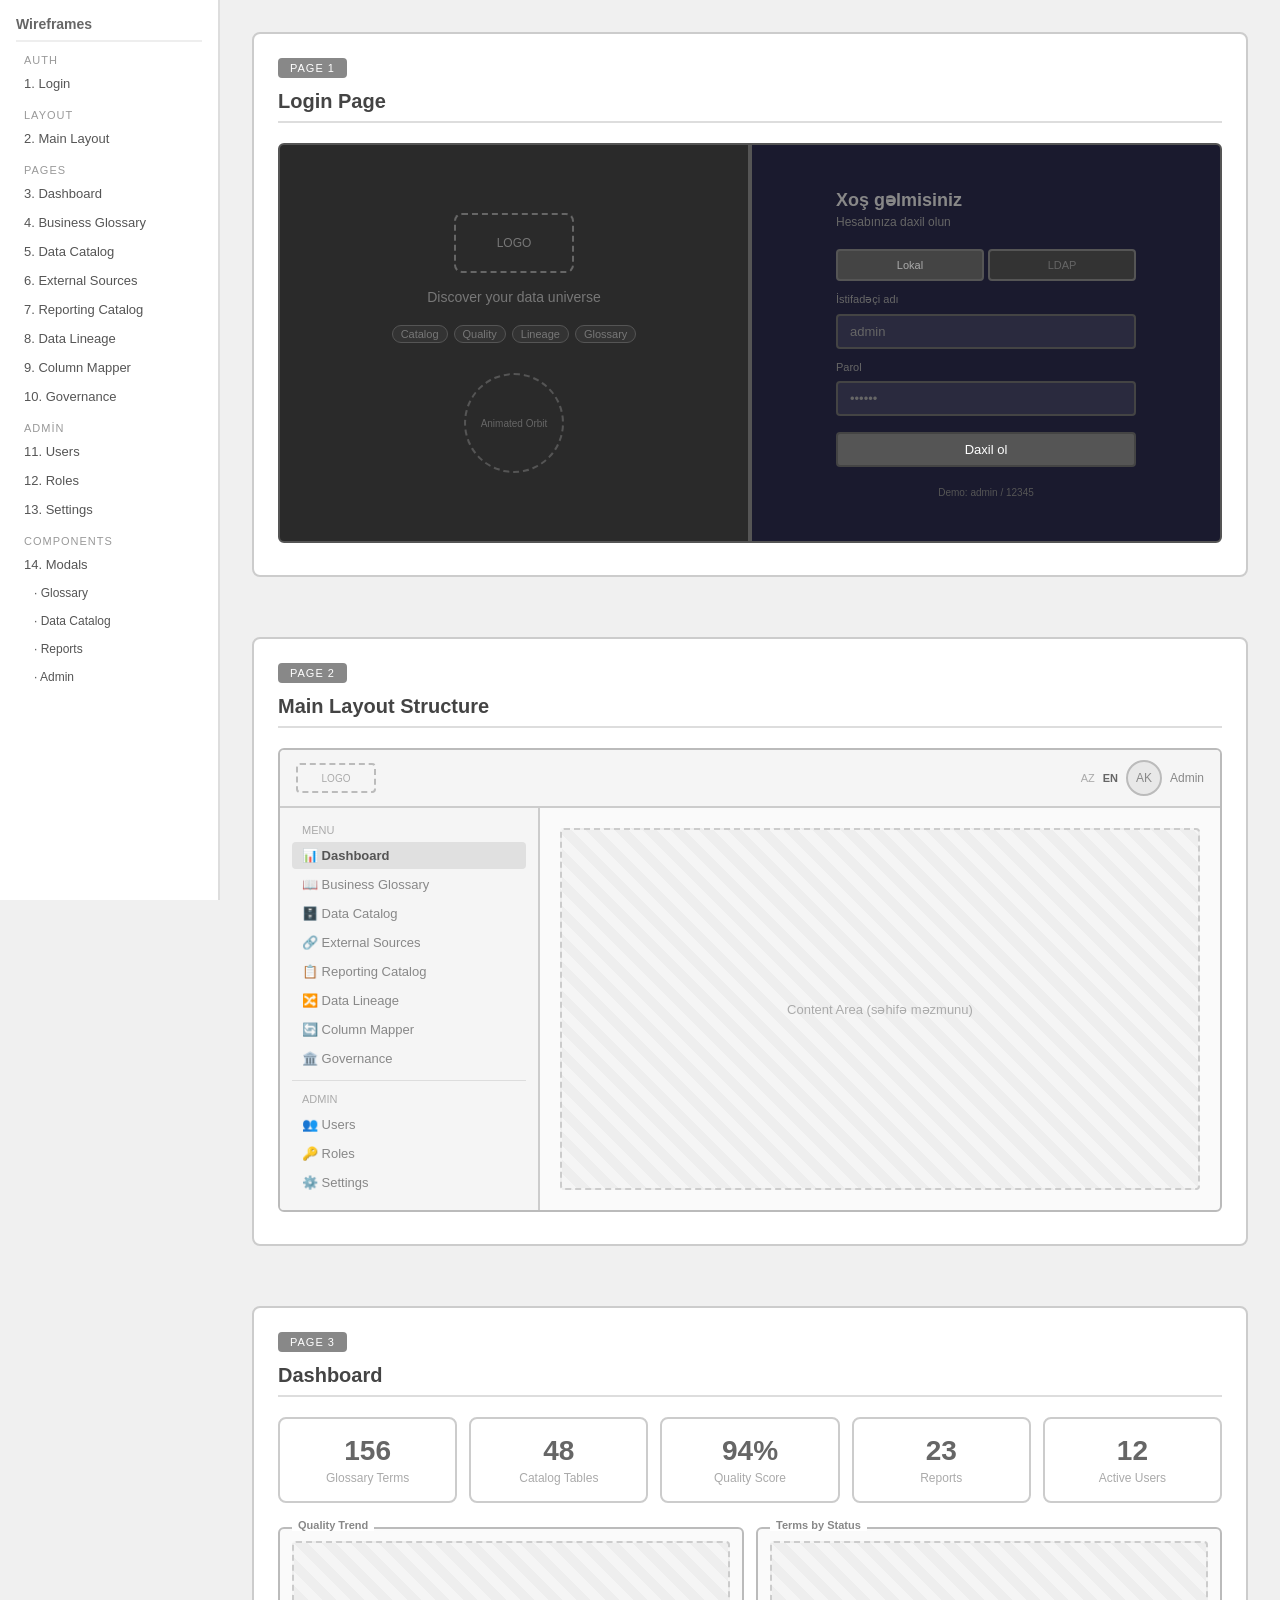
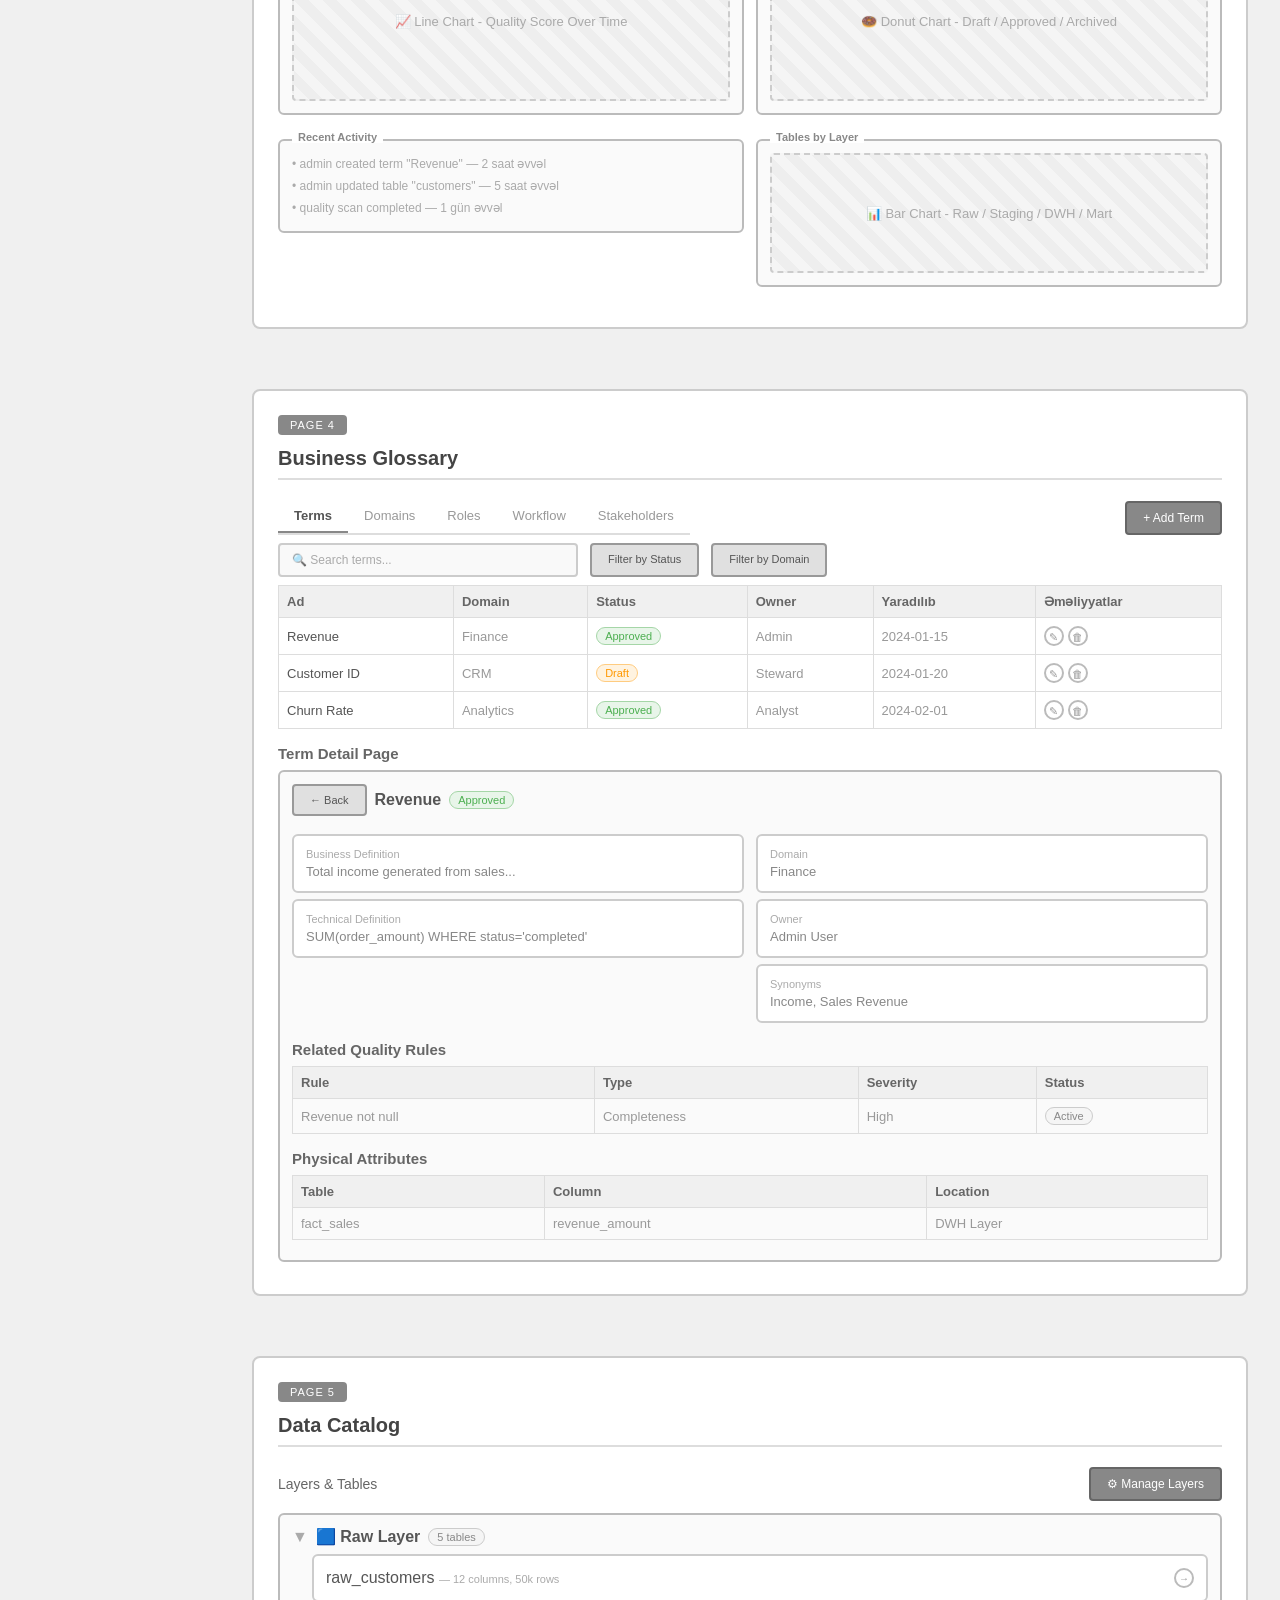
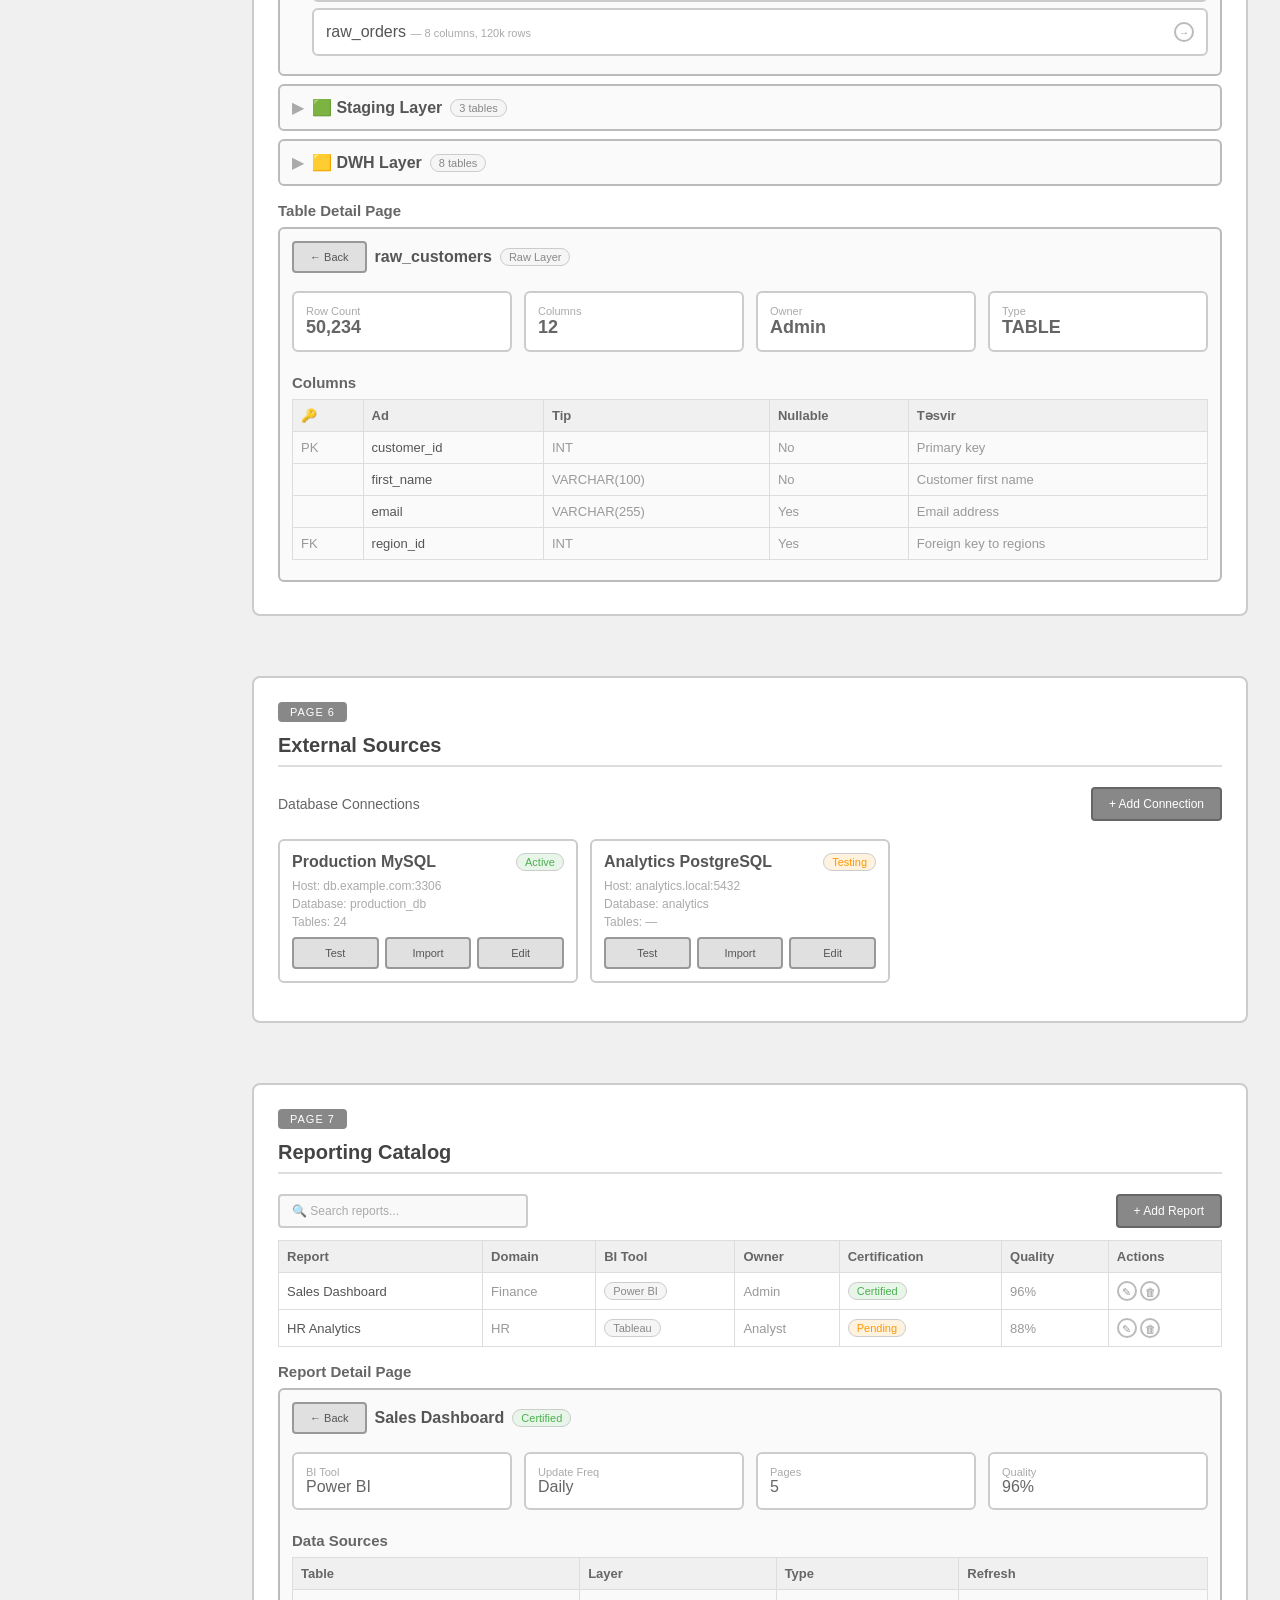
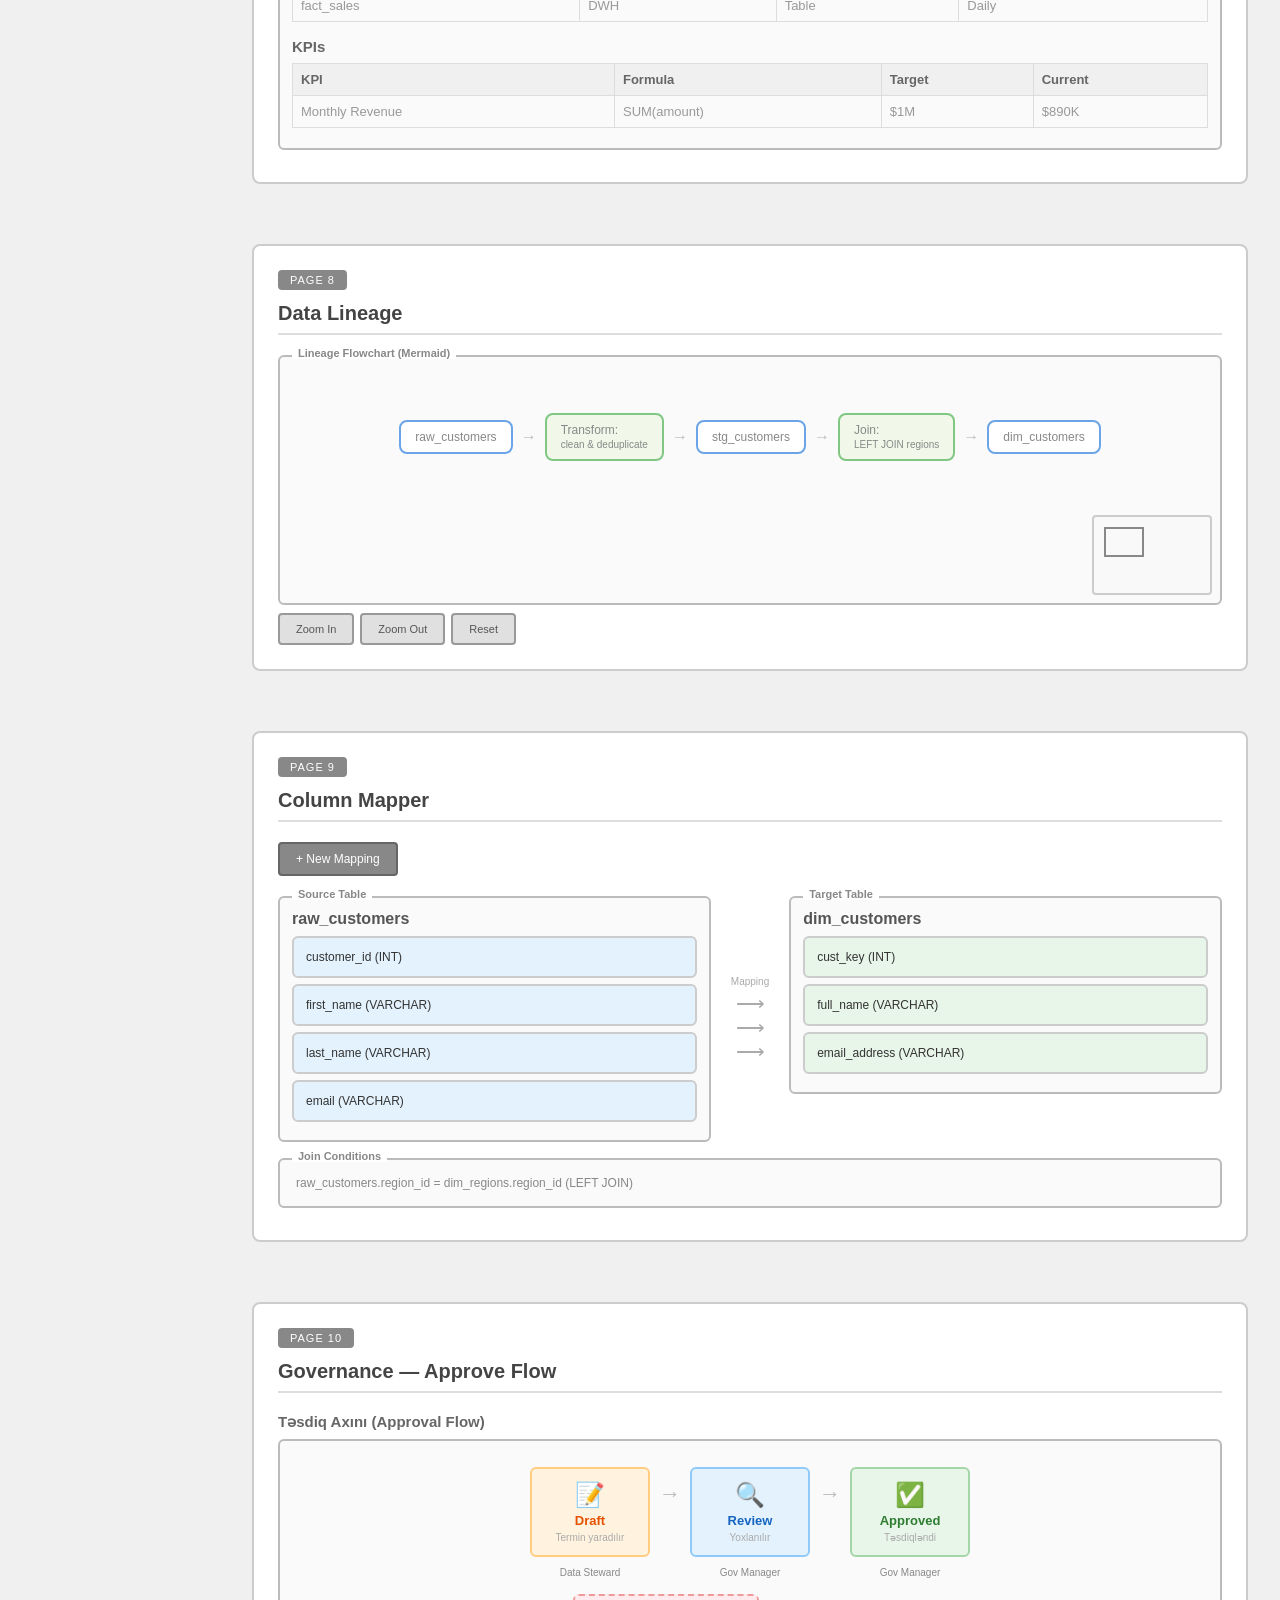
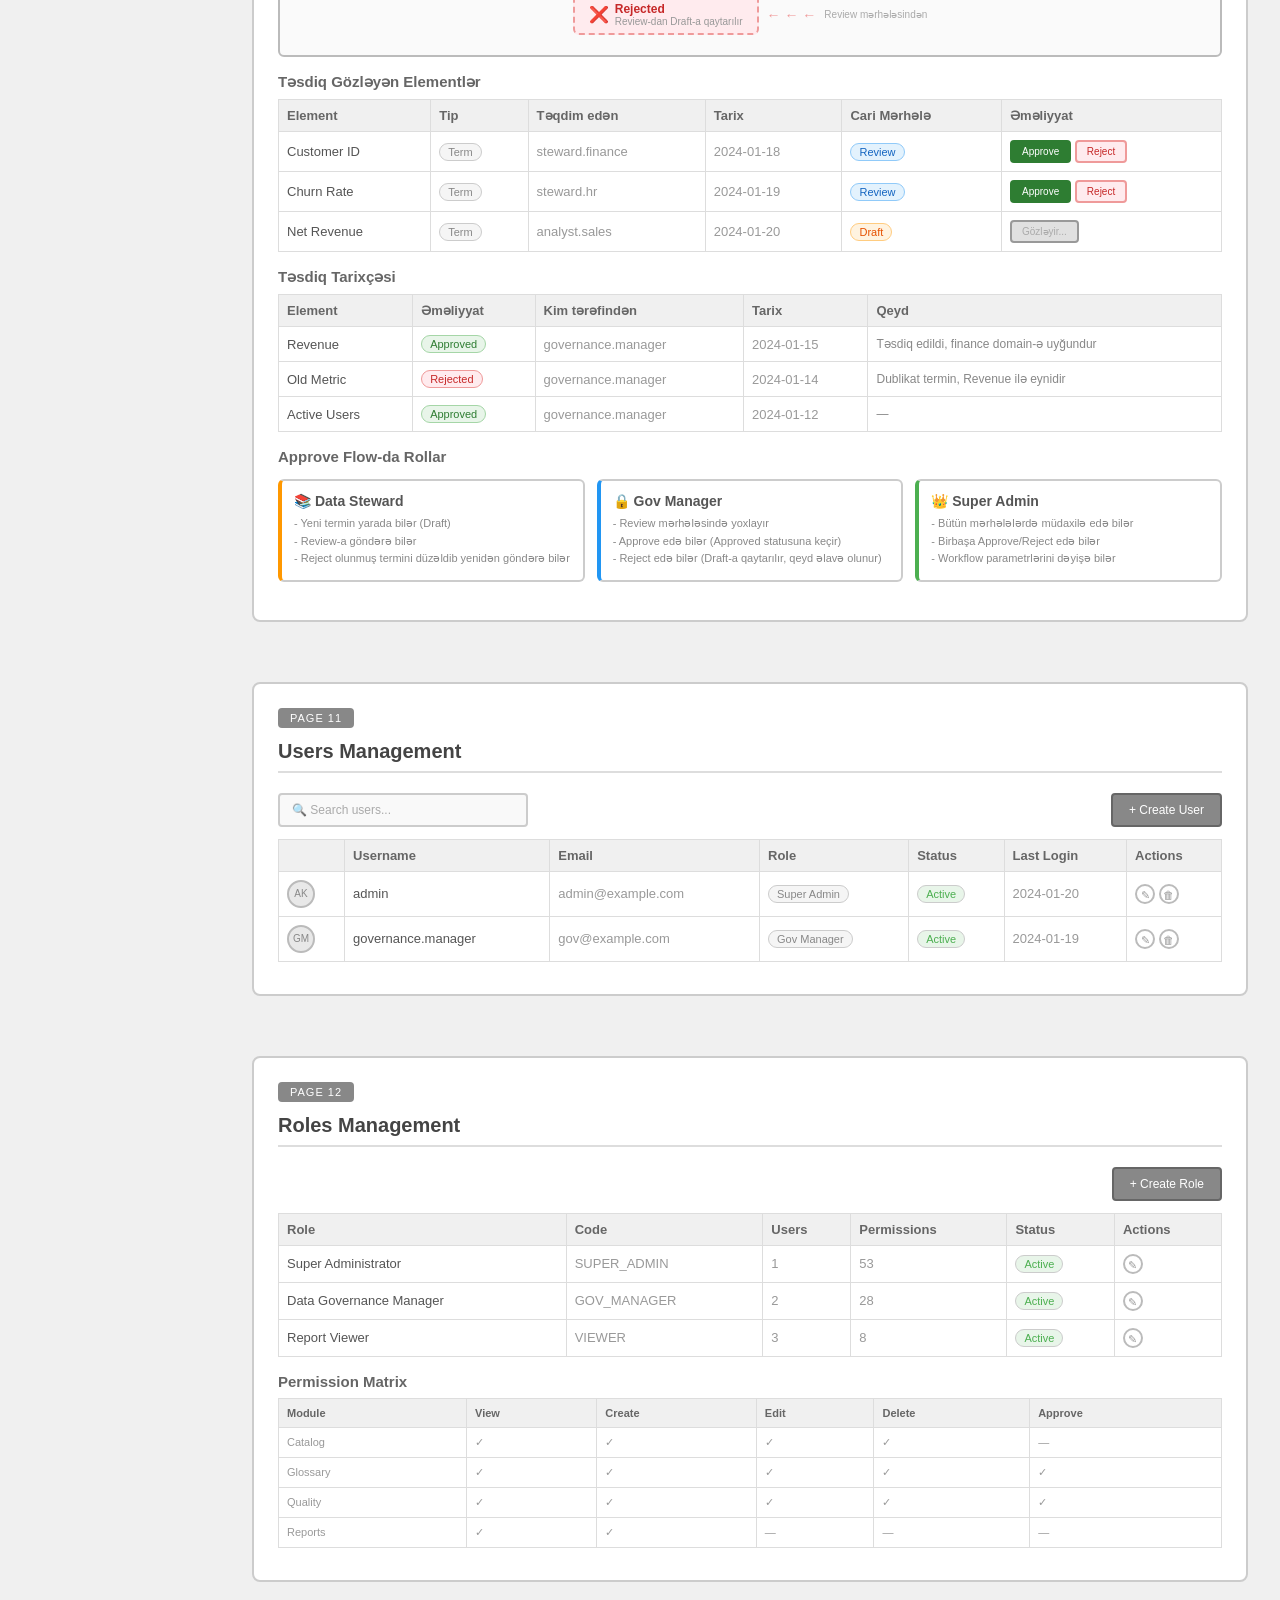
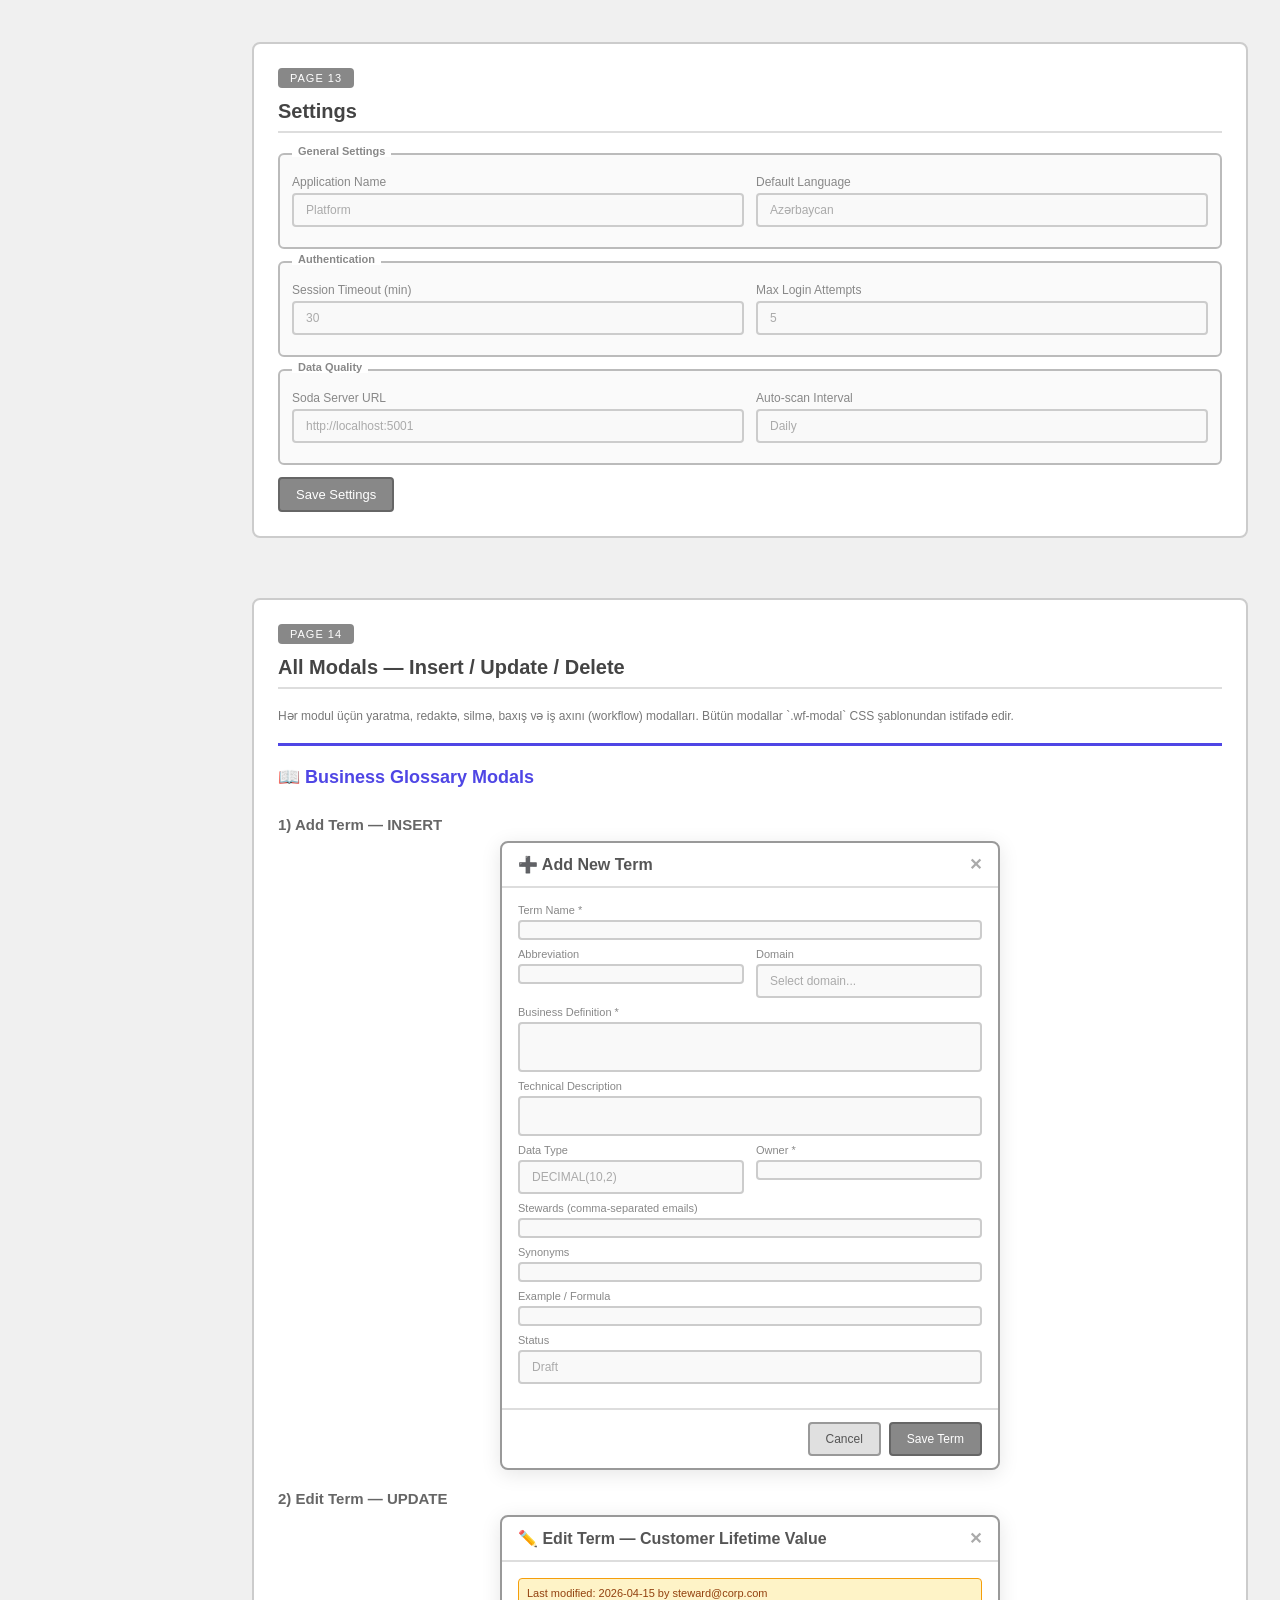
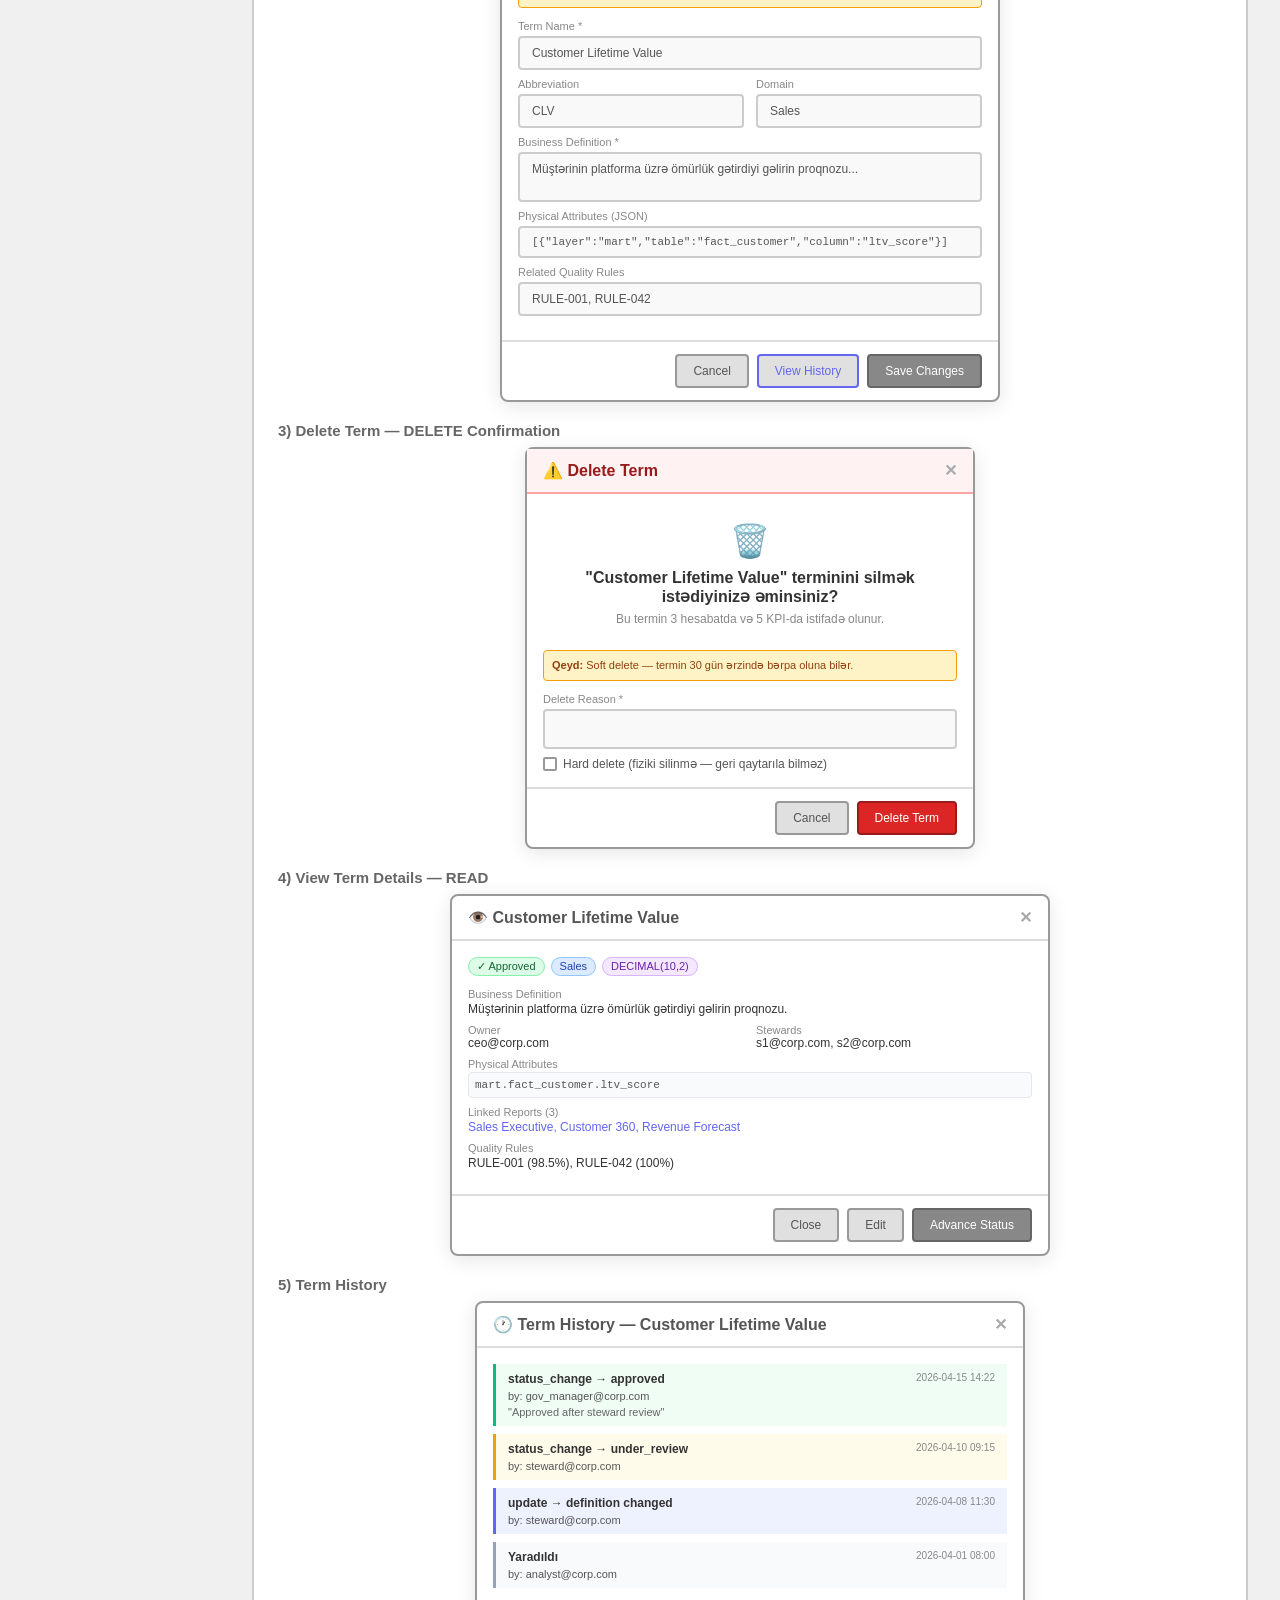
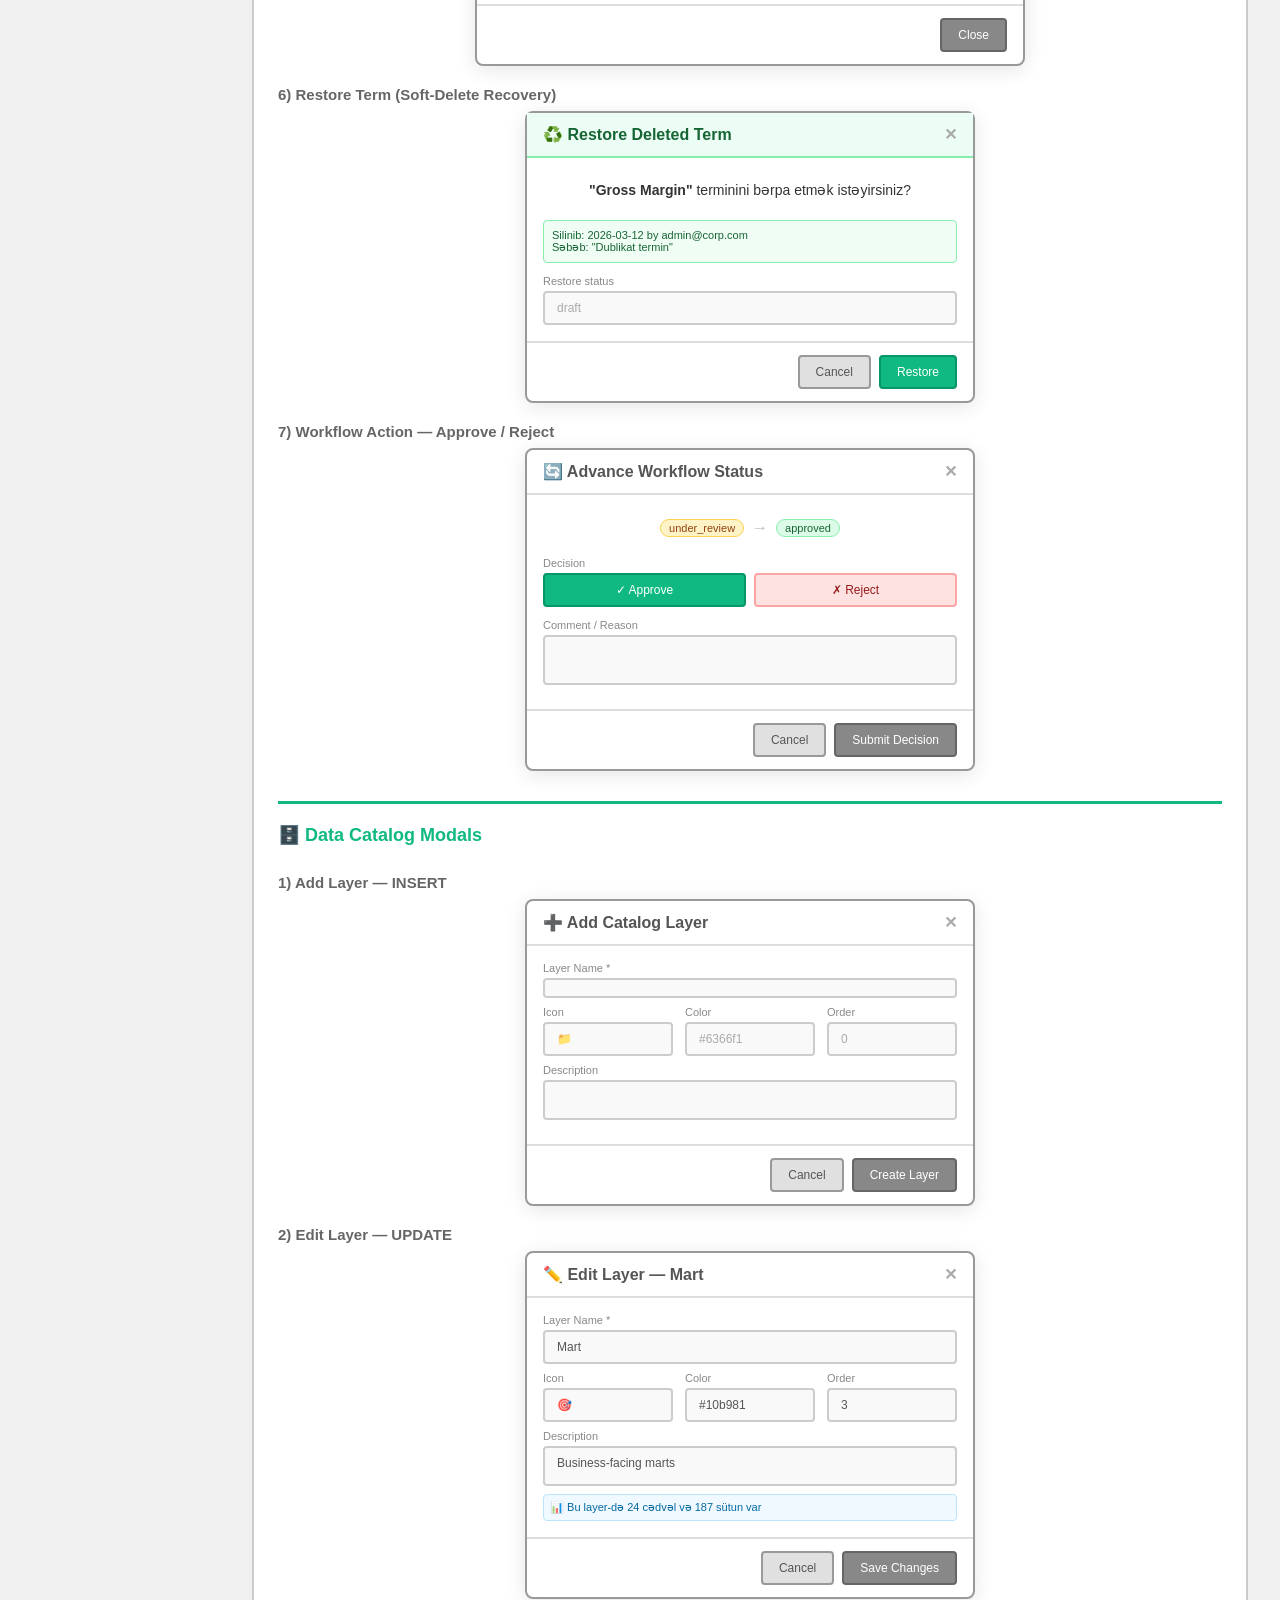
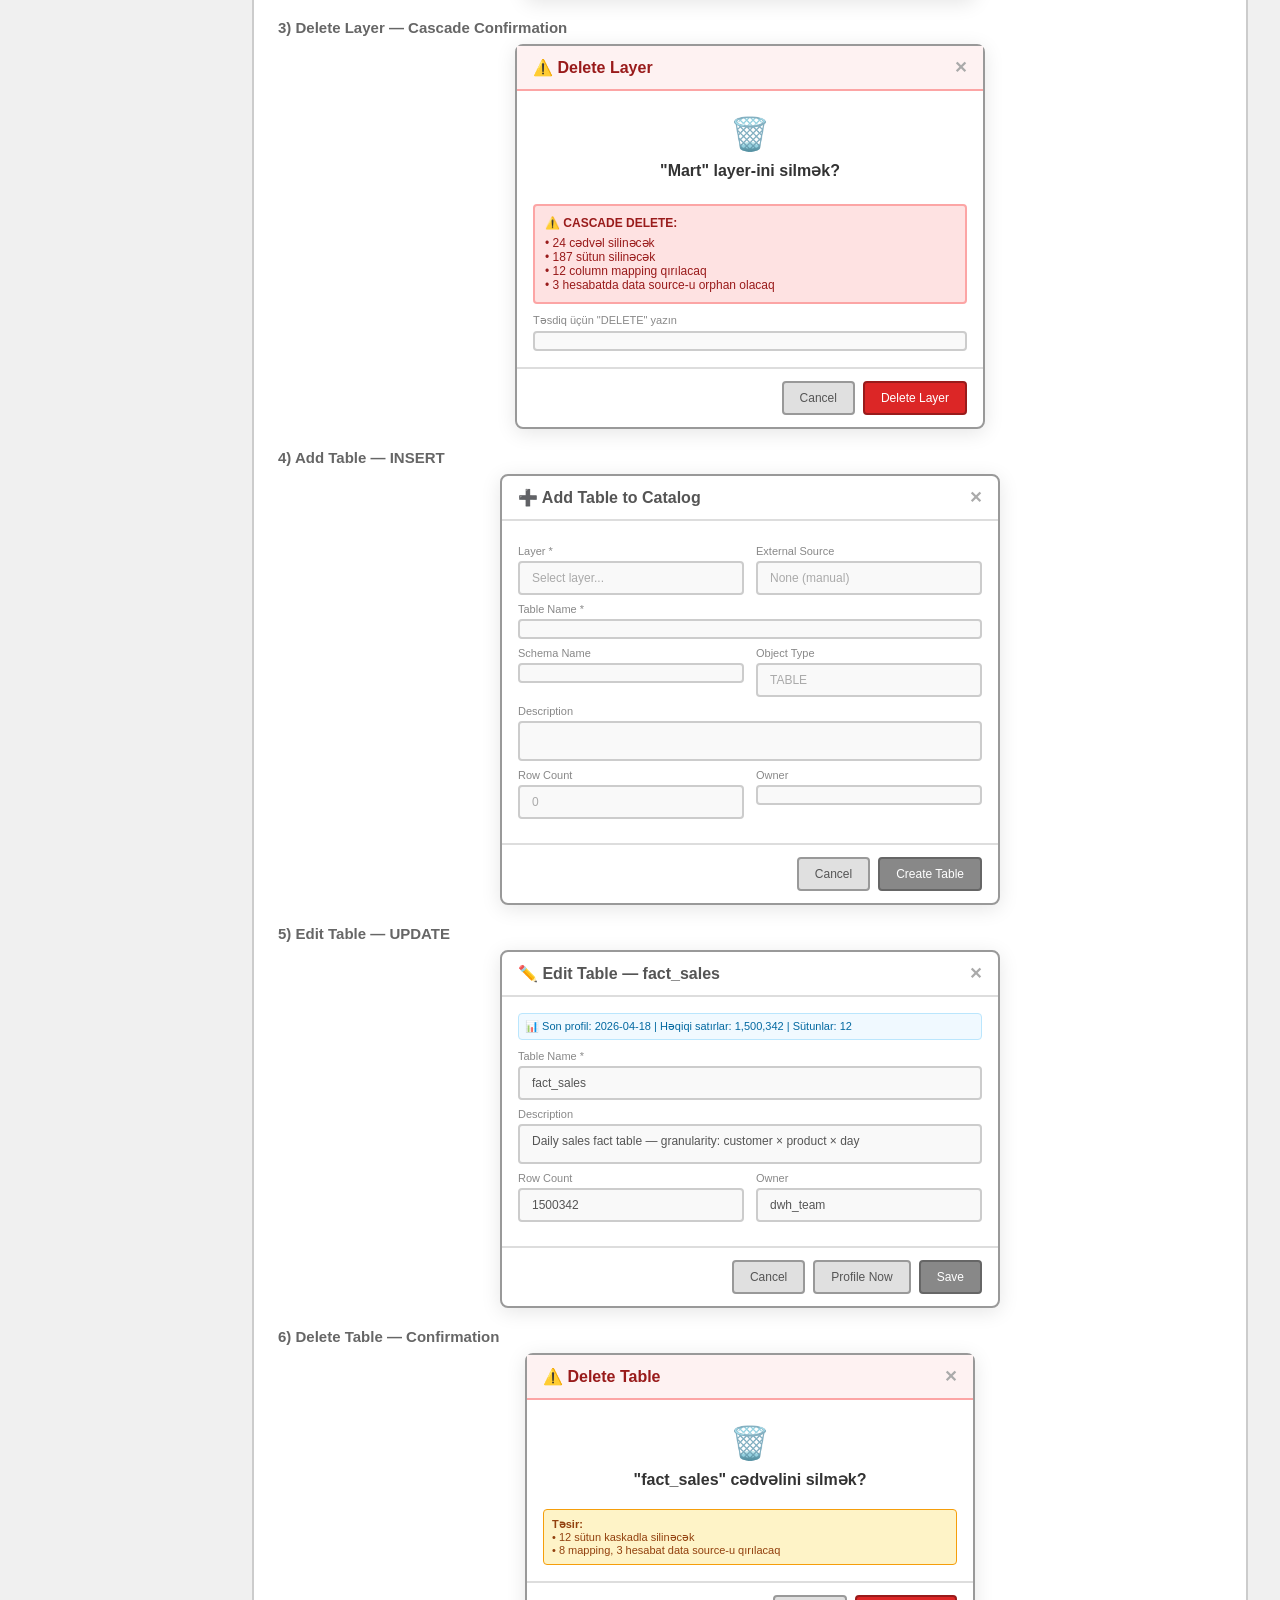
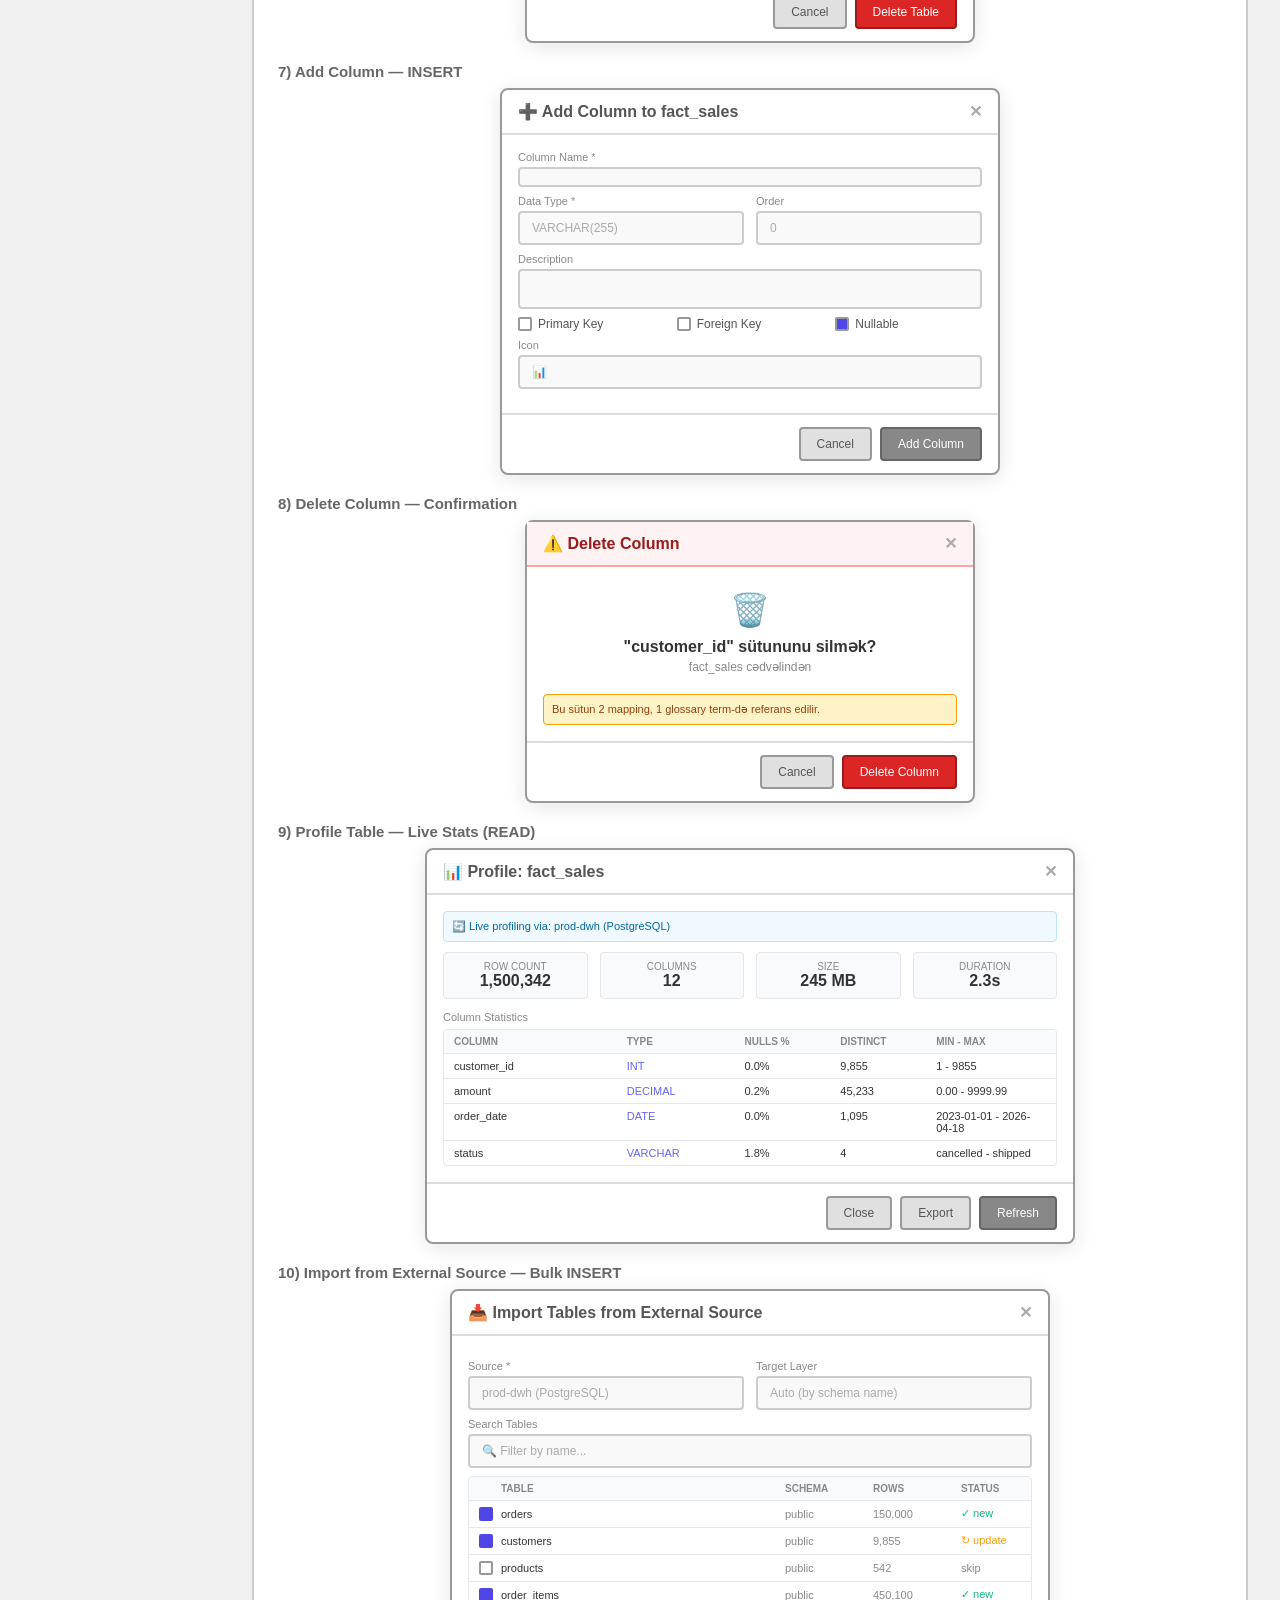
<file: datarover/wireframes.html>
<!DOCTYPE html>
<html lang="az">
<head>
<meta charset="UTF-8">
<meta name="viewport" content="width=device-width, initial-scale=1.0">
<title>Wireframes</title>
<style>
*{margin:0;padding:0;box-sizing:border-box}
body{font-family:'Segoe UI',sans-serif;background:#f0f0f0;color:#333;display:flex;min-height:100vh}
/* NAV */
.wf-nav{width:220px;background:#fff;border-right:2px solid #ddd;padding:16px;position:fixed;height:100vh;overflow-y:auto;z-index:100}
.wf-nav h2{font-size:14px;color:#666;margin:0 0 12px;padding-bottom:8px;border-bottom:2px solid #eee}
.wf-nav a{display:block;padding:6px 8px;color:#555;text-decoration:none;font-size:13px;border-radius:4px;margin-bottom:2px}
.wf-nav a:hover{background:#e8e8e8;color:#111}
.wf-nav .nav-group{margin-bottom:12px}
.wf-nav .nav-label{font-size:11px;color:#999;text-transform:uppercase;letter-spacing:1px;margin:8px 0 4px 8px}
/* MAIN */
.wf-main{margin-left:220px;padding:32px;flex:1}
.wf-section{margin-bottom:60px;background:#fff;border:2px solid #ccc;border-radius:8px;padding:24px;max-width:1100px}
.wf-section h2{font-size:20px;color:#444;border-bottom:2px solid #ddd;padding-bottom:8px;margin-bottom:20px}
.wf-section h3{font-size:15px;color:#666;margin:16px 0 8px}
/* WIREFRAME ELEMENTS */
.wf-box{border:2px dashed #bbb;border-radius:6px;padding:12px;margin:8px 0;background:#fafafa;min-height:40px;position:relative}
.wf-box.solid{border-style:solid}
.wf-box .label{position:absolute;top:-10px;left:12px;background:#fff;padding:0 6px;font-size:11px;color:#888;font-weight:600}
.wf-row{display:flex;gap:12px;margin:8px 0;flex-wrap:wrap}
.wf-col{flex:1;min-width:0}
.wf-input{border:2px solid #ccc;border-radius:4px;padding:8px 12px;background:#f9f9f9;color:#aaa;font-size:13px;width:100%}
.wf-btn{border:2px solid #999;border-radius:4px;padding:8px 16px;background:#e0e0e0;color:#555;font-size:13px;cursor:default;display:inline-block;text-align:center}
.wf-btn.primary{background:#888;color:#fff;border-color:#666}
.wf-icon{display:inline-block;width:20px;height:20px;border:2px solid #bbb;border-radius:50%;text-align:center;line-height:18px;font-size:11px;color:#999}
.wf-avatar{width:36px;height:36px;border:2px solid #bbb;border-radius:50%;background:#e8e8e8;display:flex;align-items:center;justify-content:center;font-size:12px;color:#888}
.wf-card{border:2px solid #ccc;border-radius:6px;padding:12px;background:#fff;margin:6px 0}
.wf-table{width:100%;border-collapse:collapse;margin:8px 0;font-size:13px}
.wf-table th,.wf-table td{border:1px solid #ddd;padding:8px;text-align:left}
.wf-table th{background:#f0f0f0;color:#666;font-weight:600}
.wf-table td{color:#999}
.wf-badge{display:inline-block;padding:2px 8px;border-radius:10px;font-size:11px;border:1px solid #ccc;color:#888;background:#f5f5f5}
.wf-placeholder{background:repeating-linear-gradient(45deg,#f5f5f5,#f5f5f5 10px,#eee 10px,#eee 20px);border:2px dashed #ccc;border-radius:4px;min-height:80px;display:flex;align-items:center;justify-content:center;color:#aaa;font-size:13px}
.wf-sidebar-mock{width:260px;background:#f5f5f5;border:2px solid #ccc;border-radius:6px;padding:12px;flex-shrink:0}
.wf-sidebar-mock .menu-item{padding:6px 10px;margin:2px 0;border-radius:4px;font-size:13px;color:#888}
.wf-sidebar-mock .menu-item.active{background:#e0e0e0;color:#555;font-weight:600}
.wf-header-mock{background:#f5f5f5;border:2px solid #ccc;border-radius:6px;padding:10px 16px;display:flex;align-items:center;justify-content:space-between;margin-bottom:12px}
.wf-tabs{display:flex;gap:0;border-bottom:2px solid #ddd;margin-bottom:12px}
.wf-tabs .tab{padding:8px 16px;font-size:13px;color:#999;border-bottom:2px solid transparent;cursor:default}
.wf-tabs .tab.active{color:#555;border-bottom-color:#888;font-weight:600}
.wf-modal{border:2px solid #999;border-radius:8px;background:#fff;padding:0;max-width:500px;margin:8px auto;box-shadow:0 4px 20px rgba(0,0,0,0.1)}
.wf-modal .modal-header{padding:12px 16px;border-bottom:2px solid #ddd;display:flex;justify-content:space-between;align-items:center;font-weight:600;color:#555}
.wf-modal .modal-body{padding:16px}
.wf-modal .modal-footer{padding:12px 16px;border-top:2px solid #ddd;display:flex;justify-content:flex-end;gap:8px}
.wf-stat{border:2px solid #ccc;border-radius:8px;padding:16px;text-align:center;flex:1;min-width:120px}
.wf-stat .stat-val{font-size:28px;font-weight:700;color:#666}
.wf-stat .stat-label{font-size:12px;color:#aaa;margin-top:4px}
.wf-chat-bubble{border:2px solid #ddd;border-radius:12px;padding:10px 14px;margin:6px 0;max-width:70%;font-size:13px;color:#888}
.wf-chat-bubble.user{margin-left:auto;background:#e8e8e8;border-color:#ccc}
.wf-chat-bubble.bot{background:#f9f9f9}
.wf-minimap{width:120px;height:80px;border:2px solid #ccc;border-radius:4px;background:#f9f9f9;position:relative}
.wf-minimap .viewport{width:40px;height:30px;border:2px solid #888;position:absolute;top:10px;left:10px}
.wf-flowchart-node{border:2px solid #bbb;border-radius:8px;padding:8px 14px;background:#fff;display:inline-block;font-size:12px;color:#888;margin:4px}
.wf-line{width:40px;height:2px;background:#bbb;display:inline-block;vertical-align:middle}
.wf-arrow{display:inline-block;vertical-align:middle;color:#bbb;font-size:16px}
.page-label{background:#888;color:#fff;display:inline-block;padding:4px 12px;border-radius:4px;font-size:11px;text-transform:uppercase;letter-spacing:1px;margin-bottom:12px}
</style>
</head>
<body>

<nav class="wf-nav">
<h2>Wireframes</h2>
<div class="nav-group">
<div class="nav-label">Auth</div>
<a href="#login">1. Login</a>
</div>
<div class="nav-group">
<div class="nav-label">Layout</div>
<a href="#layout">2. Main Layout</a>
</div>
<div class="nav-group">
<div class="nav-label">Pages</div>
<a href="#dashboard">3. Dashboard</a>
<a href="#glossary">4. Business Glossary</a>
<a href="#catalog">5. Data Catalog</a>
<a href="#external">6. External Sources</a>
<a href="#reports">7. Reporting Catalog</a>
<a href="#lineage">8. Data Lineage</a>
<a href="#mapper">9. Column Mapper</a>
<a href="#governance">10. Governance</a>
</div>
<div class="nav-group">
<div class="nav-label">Admin</div>
<a href="#users">11. Users</a>
<a href="#roles">12. Roles</a>
<a href="#settings">13. Settings</a>
</div>
<div class="nav-group">
<div class="nav-label">Components</div>
<a href="#modals">14. Modals</a>
<a href="#modals-glossary" style="padding-left:18px;font-size:12px">· Glossary</a>
<a href="#modals-catalog" style="padding-left:18px;font-size:12px">· Data Catalog</a>
<a href="#modals-reports" style="padding-left:18px;font-size:12px">· Reports</a>
<a href="#modals-admin" style="padding-left:18px;font-size:12px">· Admin</a>
</div>
</nav>

<main class="wf-main">

<!-- 1. LOGIN -->
<section class="wf-section" id="login">
<span class="page-label">Page 1</span>
<h2>Login Page</h2>
<div class="wf-row" style="min-height:400px;gap:0">
<div style="flex:1;background:#2a2a2a;border-radius:6px 0 0 6px;padding:40px;display:flex;flex-direction:column;align-items:center;justify-content:center;border:2px solid #555">
<div style="width:120px;height:60px;border:2px dashed #666;border-radius:8px;display:flex;align-items:center;justify-content:center;color:#777;font-size:12px;margin-bottom:16px">LOGO</div>
<div style="color:#777;font-size:14px;margin-bottom:20px">Discover your data universe</div>
<div style="display:flex;gap:6px;flex-wrap:wrap;justify-content:center">
<span class="wf-badge" style="border-color:#555;color:#777;background:#333">Catalog</span>
<span class="wf-badge" style="border-color:#555;color:#777;background:#333">Quality</span>
<span class="wf-badge" style="border-color:#555;color:#777;background:#333">Lineage</span>
<span class="wf-badge" style="border-color:#555;color:#777;background:#333">Glossary</span>
</div>
<div style="margin-top:30px;width:100px;height:100px;border:2px dashed #555;border-radius:50%;display:flex;align-items:center;justify-content:center;color:#666;font-size:10px">Animated Orbit</div>
</div>
<div style="flex:1;background:#1a1a2e;border-radius:0 6px 6px 0;padding:40px;display:flex;flex-direction:column;justify-content:center;border:2px solid #555">
<div style="max-width:300px;margin:0 auto;width:100%">
<div style="color:#888;font-size:18px;font-weight:600;margin-bottom:4px">Xoş gəlmisiniz</div>
<div style="color:#666;font-size:12px;margin-bottom:20px">Hesabınıza daxil olun</div>
<div class="wf-row" style="gap:4px;margin-bottom:12px">
<div class="wf-btn" style="flex:1;font-size:11px;background:#444;color:#aaa;border-color:#555">Lokal</div>
<div class="wf-btn" style="flex:1;font-size:11px;background:#333;color:#666;border-color:#555">LDAP</div>
</div>
<div style="margin-bottom:8px;font-size:11px;color:#666">İstifadəçi adı</div>
<div class="wf-input" style="background:#2a2a3e;border-color:#444;color:#666;margin-bottom:12px">admin</div>
<div style="margin-bottom:8px;font-size:11px;color:#666">Parol</div>
<div class="wf-input" style="background:#2a2a3e;border-color:#444;color:#666;margin-bottom:16px">••••••</div>
<div class="wf-btn primary" style="width:100%;background:#555;border-color:#444">Daxil ol</div>
<div style="margin-top:20px;font-size:10px;color:#555;text-align:center">Demo: admin / 12345</div>
</div>
</div>
</div>
</section>

<!-- 2. MAIN LAYOUT -->
<section class="wf-section" id="layout">
<span class="page-label">Page 2</span>
<h2>Main Layout Structure</h2>
<div class="wf-box solid" style="padding:0;overflow:hidden">
<div class="wf-header-mock" style="border-radius:4px 4px 0 0;margin:0;border-left:0;border-right:0;border-top:0">
<div style="display:flex;align-items:center;gap:12px">
<div style="width:80px;height:30px;border:2px dashed #bbb;border-radius:4px;display:flex;align-items:center;justify-content:center;font-size:10px;color:#aaa">LOGO</div>
</div>
<div style="flex:1"></div>
<div style="display:flex;align-items:center;gap:8px">
<span style="font-size:11px;color:#aaa">AZ</span>
<span style="font-size:11px;color:#666;font-weight:600">EN</span>
<div class="wf-avatar">AK</div>
<div style="font-size:12px;color:#888">Admin</div>
</div>
</div>
<div style="display:flex;min-height:350px">
<div class="wf-sidebar-mock" style="border-radius:0;border-left:0;border-bottom:0;border-top:0">
<div style="font-size:11px;color:#aaa;padding:4px 10px">MENU</div>
<div class="menu-item active">📊 Dashboard</div>
<div class="menu-item">📖 Business Glossary</div>
<div class="menu-item">🗄️ Data Catalog</div>
<div class="menu-item">🔗 External Sources</div>
<div class="menu-item">📋 Reporting Catalog</div>
<div class="menu-item">🔀 Data Lineage</div>
<div class="menu-item">🔄 Column Mapper</div>
<div class="menu-item">🏛️ Governance</div>
<div style="border-top:1px solid #ddd;margin:8px 0"></div>
<div style="font-size:11px;color:#aaa;padding:4px 10px">ADMIN</div>
<div class="menu-item">👥 Users</div>
<div class="menu-item">🔑 Roles</div>
<div class="menu-item">⚙️ Settings</div>
</div>
<div style="flex:1;padding:20px;display:flex;align-items:center;justify-content:center">
<div class="wf-placeholder" style="width:100%;height:100%">Content Area (səhifə məzmunu)</div>
</div>
</div>
</div>
</section>

<!-- 3. DASHBOARD -->
<section class="wf-section" id="dashboard">
<span class="page-label">Page 3</span>
<h2>Dashboard</h2>
<div class="wf-row">
<div class="wf-stat"><div class="stat-val">156</div><div class="stat-label">Glossary Terms</div></div>
<div class="wf-stat"><div class="stat-val">48</div><div class="stat-label">Catalog Tables</div></div>
<div class="wf-stat"><div class="stat-val">94%</div><div class="stat-label">Quality Score</div></div>
<div class="wf-stat"><div class="stat-val">23</div><div class="stat-label">Reports</div></div>
<div class="wf-stat"><div class="stat-val">12</div><div class="stat-label">Active Users</div></div>
</div>
<div class="wf-row" style="margin-top:16px">
<div class="wf-col">
<div class="wf-box solid"><span class="label">Quality Trend</span>
<div class="wf-placeholder" style="height:160px">📈 Line Chart - Quality Score Over Time</div>
</div>
</div>
<div class="wf-col">
<div class="wf-box solid"><span class="label">Terms by Status</span>
<div class="wf-placeholder" style="height:160px">🍩 Donut Chart - Draft / Approved / Archived</div>
</div>
</div>
</div>
<div class="wf-row">
<div class="wf-col">
<div class="wf-box solid"><span class="label">Recent Activity</span>
<div style="font-size:12px;color:#aaa;padding:4px 0">• admin created term "Revenue" — 2 saat əvvəl</div>
<div style="font-size:12px;color:#aaa;padding:4px 0">• admin updated table "customers" — 5 saat əvvəl</div>
<div style="font-size:12px;color:#aaa;padding:4px 0">• quality scan completed — 1 gün əvvəl</div>
</div>
</div>
<div class="wf-col">
<div class="wf-box solid"><span class="label">Tables by Layer</span>
<div class="wf-placeholder" style="height:120px">📊 Bar Chart - Raw / Staging / DWH / Mart</div>
</div>
</div>
</div>
</section>

<!-- 4. BUSINESS GLOSSARY -->
<section class="wf-section" id="glossary">
<span class="page-label">Page 4</span>
<h2>Business Glossary</h2>
<div class="wf-row" style="justify-content:space-between;align-items:center;margin-bottom:8px">
<div class="wf-tabs" style="margin-bottom:0">
<div class="tab active">Terms</div>
<div class="tab">Domains</div>
<div class="tab">Roles</div>
<div class="tab">Workflow</div>
<div class="tab">Stakeholders</div>
</div>
<div class="wf-btn primary" style="font-size:12px">+ Add Term</div>
</div>
<div class="wf-row" style="margin-bottom:8px">
<div class="wf-input" style="max-width:300px;font-size:12px">🔍 Search terms...</div>
<div class="wf-btn" style="font-size:11px">Filter by Status</div>
<div class="wf-btn" style="font-size:11px">Filter by Domain</div>
</div>
<table class="wf-table">
<tr><th>Ad</th><th>Domain</th><th>Status</th><th>Owner</th><th>Yaradılıb</th><th>Əməliyyatlar</th></tr>
<tr><td style="color:#555">Revenue</td><td>Finance</td><td><span class="wf-badge" style="background:#e8f5e9;color:#4caf50;border-color:#a5d6a7">Approved</span></td><td>Admin</td><td>2024-01-15</td><td><span class="wf-icon">✎</span> <span class="wf-icon">🗑</span></td></tr>
<tr><td style="color:#555">Customer ID</td><td>CRM</td><td><span class="wf-badge" style="background:#fff3e0;color:#ff9800;border-color:#ffcc80">Draft</span></td><td>Steward</td><td>2024-01-20</td><td><span class="wf-icon">✎</span> <span class="wf-icon">🗑</span></td></tr>
<tr><td style="color:#555">Churn Rate</td><td>Analytics</td><td><span class="wf-badge" style="background:#e8f5e9;color:#4caf50;border-color:#a5d6a7">Approved</span></td><td>Analyst</td><td>2024-02-01</td><td><span class="wf-icon">✎</span> <span class="wf-icon">🗑</span></td></tr>
</table>

<h3>Term Detail Page</h3>
<div class="wf-box solid" style="margin-top:8px">
<div style="display:flex;align-items:center;gap:8px;margin-bottom:12px">
<div class="wf-btn" style="font-size:11px">← Back</div>
<div style="font-size:16px;font-weight:600;color:#555">Revenue</div>
<span class="wf-badge" style="background:#e8f5e9;color:#4caf50;border-color:#a5d6a7">Approved</span>
</div>
<div class="wf-row">
<div class="wf-col">
<div class="wf-card"><div style="font-size:11px;color:#aaa;margin-bottom:4px">Business Definition</div><div style="font-size:13px;color:#888">Total income generated from sales...</div></div>
<div class="wf-card"><div style="font-size:11px;color:#aaa;margin-bottom:4px">Technical Definition</div><div style="font-size:13px;color:#888">SUM(order_amount) WHERE status='completed'</div></div>
</div>
<div class="wf-col">
<div class="wf-card"><div style="font-size:11px;color:#aaa;margin-bottom:4px">Domain</div><div style="font-size:13px;color:#888">Finance</div></div>
<div class="wf-card"><div style="font-size:11px;color:#aaa;margin-bottom:4px">Owner</div><div style="font-size:13px;color:#888">Admin User</div></div>
<div class="wf-card"><div style="font-size:11px;color:#aaa;margin-bottom:4px">Synonyms</div><div style="font-size:13px;color:#888">Income, Sales Revenue</div></div>
</div>
</div>
<h3 style="margin-top:12px">Related Quality Rules</h3>
<table class="wf-table">
<tr><th>Rule</th><th>Type</th><th>Severity</th><th>Status</th></tr>
<tr><td>Revenue not null</td><td>Completeness</td><td>High</td><td><span class="wf-badge">Active</span></td></tr>
</table>
<h3>Physical Attributes</h3>
<table class="wf-table">
<tr><th>Table</th><th>Column</th><th>Location</th></tr>
<tr><td>fact_sales</td><td>revenue_amount</td><td>DWH Layer</td></tr>
</table>
</div>
</section>

<!-- 5. DATA CATALOG -->
<section class="wf-section" id="catalog">
<span class="page-label">Page 5</span>
<h2>Data Catalog</h2>
<div class="wf-row" style="justify-content:space-between;align-items:center;margin-bottom:12px">
<div style="font-size:14px;color:#666">Layers & Tables</div>
<div class="wf-btn primary" style="font-size:12px">⚙ Manage Layers</div>
</div>
<!-- Layer 1 -->
<div class="wf-box solid" style="margin-bottom:8px">
<div style="display:flex;align-items:center;gap:8px;cursor:default">
<span style="color:#aaa">▼</span>
<span style="font-weight:600;color:#555">🟦 Raw Layer</span>
<span class="wf-badge">5 tables</span>
</div>
<div style="padding-left:20px;margin-top:8px">
<div class="wf-card" style="display:flex;align-items:center;justify-content:space-between">
<div><span style="color:#555;font-weight:500">raw_customers</span> <span style="color:#aaa;font-size:11px">— 12 columns, 50k rows</span></div>
<div><span class="wf-icon" style="font-size:10px">→</span></div>
</div>
<div class="wf-card" style="display:flex;align-items:center;justify-content:space-between">
<div><span style="color:#555;font-weight:500">raw_orders</span> <span style="color:#aaa;font-size:11px">— 8 columns, 120k rows</span></div>
<div><span class="wf-icon" style="font-size:10px">→</span></div>
</div>
</div>
</div>
<!-- Layer 2 -->
<div class="wf-box solid" style="margin-bottom:8px">
<div style="display:flex;align-items:center;gap:8px;cursor:default">
<span style="color:#aaa">▶</span>
<span style="font-weight:600;color:#555">🟩 Staging Layer</span>
<span class="wf-badge">3 tables</span>
</div>
</div>
<!-- Layer 3 -->
<div class="wf-box solid">
<div style="display:flex;align-items:center;gap:8px;cursor:default">
<span style="color:#aaa">▶</span>
<span style="font-weight:600;color:#555">🟨 DWH Layer</span>
<span class="wf-badge">8 tables</span>
</div>
</div>

<h3>Table Detail Page</h3>
<div class="wf-box solid" style="margin-top:8px">
<div style="display:flex;align-items:center;gap:8px;margin-bottom:12px">
<div class="wf-btn" style="font-size:11px">← Back</div>
<span style="font-size:16px;font-weight:600;color:#555">raw_customers</span>
<span class="wf-badge">Raw Layer</span>
</div>
<div class="wf-row">
<div class="wf-card" style="flex:1"><div style="font-size:11px;color:#aaa">Row Count</div><div style="font-size:18px;color:#666;font-weight:600">50,234</div></div>
<div class="wf-card" style="flex:1"><div style="font-size:11px;color:#aaa">Columns</div><div style="font-size:18px;color:#666;font-weight:600">12</div></div>
<div class="wf-card" style="flex:1"><div style="font-size:11px;color:#aaa">Owner</div><div style="font-size:18px;color:#666;font-weight:600">Admin</div></div>
<div class="wf-card" style="flex:1"><div style="font-size:11px;color:#aaa">Type</div><div style="font-size:18px;color:#666;font-weight:600">TABLE</div></div>
</div>
<h3>Columns</h3>
<table class="wf-table">
<tr><th>🔑</th><th>Ad</th><th>Tip</th><th>Nullable</th><th>Təsvir</th></tr>
<tr><td>PK</td><td style="color:#555">customer_id</td><td>INT</td><td>No</td><td>Primary key</td></tr>
<tr><td></td><td style="color:#555">first_name</td><td>VARCHAR(100)</td><td>No</td><td>Customer first name</td></tr>
<tr><td></td><td style="color:#555">email</td><td>VARCHAR(255)</td><td>Yes</td><td>Email address</td></tr>
<tr><td>FK</td><td style="color:#555">region_id</td><td>INT</td><td>Yes</td><td>Foreign key to regions</td></tr>
</table>
</div>
</section>

<!-- 6. EXTERNAL SOURCES -->
<section class="wf-section" id="external">
<span class="page-label">Page 6</span>
<h2>External Sources</h2>
<div class="wf-row" style="justify-content:space-between;align-items:center;margin-bottom:12px">
<div style="font-size:14px;color:#666">Database Connections</div>
<div class="wf-btn primary" style="font-size:12px">+ Add Connection</div>
</div>
<div class="wf-row">
<div class="wf-card" style="flex:1;max-width:300px">
<div style="display:flex;justify-content:space-between;align-items:center;margin-bottom:8px">
<span style="font-weight:600;color:#555">Production MySQL</span>
<span class="wf-badge" style="background:#e8f5e9;color:#4caf50">Active</span>
</div>
<div style="font-size:12px;color:#aaa;margin-bottom:4px">Host: db.example.com:3306</div>
<div style="font-size:12px;color:#aaa;margin-bottom:4px">Database: production_db</div>
<div style="font-size:12px;color:#aaa;margin-bottom:8px">Tables: 24</div>
<div style="display:flex;gap:6px">
<div class="wf-btn" style="font-size:11px;flex:1">Test</div>
<div class="wf-btn" style="font-size:11px;flex:1">Import</div>
<div class="wf-btn" style="font-size:11px;flex:1">Edit</div>
</div>
</div>
<div class="wf-card" style="flex:1;max-width:300px">
<div style="display:flex;justify-content:space-between;align-items:center;margin-bottom:8px">
<span style="font-weight:600;color:#555">Analytics PostgreSQL</span>
<span class="wf-badge" style="background:#fff3e0;color:#ff9800">Testing</span>
</div>
<div style="font-size:12px;color:#aaa;margin-bottom:4px">Host: analytics.local:5432</div>
<div style="font-size:12px;color:#aaa;margin-bottom:4px">Database: analytics</div>
<div style="font-size:12px;color:#aaa;margin-bottom:8px">Tables: —</div>
<div style="display:flex;gap:6px">
<div class="wf-btn" style="font-size:11px;flex:1">Test</div>
<div class="wf-btn" style="font-size:11px;flex:1">Import</div>
<div class="wf-btn" style="font-size:11px;flex:1">Edit</div>
</div>
</div>
</div>
</section>

<!-- 7. REPORTING CATALOG -->
<section class="wf-section" id="reports">
<span class="page-label">Page 7</span>
<h2>Reporting Catalog</h2>
<div class="wf-row" style="justify-content:space-between;align-items:center;margin-bottom:12px">
<div class="wf-input" style="max-width:250px;font-size:12px">🔍 Search reports...</div>
<div class="wf-btn primary" style="font-size:12px">+ Add Report</div>
</div>
<table class="wf-table">
<tr><th>Report</th><th>Domain</th><th>BI Tool</th><th>Owner</th><th>Certification</th><th>Quality</th><th>Actions</th></tr>
<tr><td style="color:#555">Sales Dashboard</td><td>Finance</td><td><span class="wf-badge">Power BI</span></td><td>Admin</td><td><span class="wf-badge" style="background:#e8f5e9;color:#4caf50">Certified</span></td><td>96%</td><td><span class="wf-icon">✎</span> <span class="wf-icon">🗑</span></td></tr>
<tr><td style="color:#555">HR Analytics</td><td>HR</td><td><span class="wf-badge">Tableau</span></td><td>Analyst</td><td><span class="wf-badge" style="background:#fff3e0;color:#ff9800">Pending</span></td><td>88%</td><td><span class="wf-icon">✎</span> <span class="wf-icon">🗑</span></td></tr>
</table>

<h3>Report Detail Page</h3>
<div class="wf-box solid" style="margin-top:8px">
<div style="display:flex;align-items:center;gap:8px;margin-bottom:12px">
<div class="wf-btn" style="font-size:11px">← Back</div>
<span style="font-size:16px;font-weight:600;color:#555">Sales Dashboard</span>
<span class="wf-badge" style="background:#e8f5e9;color:#4caf50">Certified</span>
</div>
<div class="wf-row">
<div class="wf-col"><div class="wf-card"><div style="font-size:11px;color:#aaa">BI Tool</div><div style="color:#666">Power BI</div></div></div>
<div class="wf-col"><div class="wf-card"><div style="font-size:11px;color:#aaa">Update Freq</div><div style="color:#666">Daily</div></div></div>
<div class="wf-col"><div class="wf-card"><div style="font-size:11px;color:#aaa">Pages</div><div style="color:#666">5</div></div></div>
<div class="wf-col"><div class="wf-card"><div style="font-size:11px;color:#aaa">Quality</div><div style="color:#666">96%</div></div></div>
</div>
<h3>Data Sources</h3>
<table class="wf-table">
<tr><th>Table</th><th>Layer</th><th>Type</th><th>Refresh</th></tr>
<tr><td>fact_sales</td><td>DWH</td><td>Table</td><td>Daily</td></tr>
</table>
<h3>KPIs</h3>
<table class="wf-table">
<tr><th>KPI</th><th>Formula</th><th>Target</th><th>Current</th></tr>
<tr><td>Monthly Revenue</td><td>SUM(amount)</td><td>$1M</td><td>$890K</td></tr>
</table>
</div>
</section>

<!-- 8. DATA LINEAGE -->
<section class="wf-section" id="lineage">
<span class="page-label">Page 8</span>
<h2>Data Lineage</h2>
<div class="wf-box solid" style="min-height:250px;position:relative">
<span class="label">Lineage Flowchart (Mermaid)</span>
<div style="display:flex;align-items:center;justify-content:center;gap:4px;padding:40px 0;flex-wrap:wrap">
<div class="wf-flowchart-node" style="border-color:#6ba5e7">raw_customers</div>
<span class="wf-arrow">→</span>
<div class="wf-flowchart-node" style="border-color:#81c784;background:#f1f8e9">Transform:<br><span style="font-size:10px">clean & deduplicate</span></div>
<span class="wf-arrow">→</span>
<div class="wf-flowchart-node" style="border-color:#6ba5e7">stg_customers</div>
<span class="wf-arrow">→</span>
<div class="wf-flowchart-node" style="border-color:#81c784;background:#f1f8e9">Join:<br><span style="font-size:10px">LEFT JOIN regions</span></div>
<span class="wf-arrow">→</span>
<div class="wf-flowchart-node" style="border-color:#6ba5e7">dim_customers</div>
</div>
<div style="position:absolute;bottom:8px;right:8px">
<div class="wf-minimap"><div class="viewport"></div></div>
</div>
</div>
<div style="display:flex;gap:6px;margin-top:8px">
<div class="wf-btn" style="font-size:11px">Zoom In</div>
<div class="wf-btn" style="font-size:11px">Zoom Out</div>
<div class="wf-btn" style="font-size:11px">Reset</div>
</div>
</section>

<!-- 9. COLUMN MAPPER -->
<section class="wf-section" id="mapper">
<span class="page-label">Page 9</span>
<h2>Column Mapper</h2>
<div class="wf-row" style="justify-content:space-between;margin-bottom:12px">
<div class="wf-btn primary" style="font-size:12px">+ New Mapping</div>
</div>
<div class="wf-row">
<div class="wf-col">
<div class="wf-box solid"><span class="label">Source Table</span>
<div style="font-weight:600;color:#555;margin-bottom:8px">raw_customers</div>
<div class="wf-card" style="font-size:12px;background:#e3f2fd">customer_id (INT)</div>
<div class="wf-card" style="font-size:12px;background:#e3f2fd">first_name (VARCHAR)</div>
<div class="wf-card" style="font-size:12px;background:#e3f2fd">last_name (VARCHAR)</div>
<div class="wf-card" style="font-size:12px;background:#e3f2fd">email (VARCHAR)</div>
</div>
</div>
<div style="display:flex;flex-direction:column;justify-content:center;align-items:center;padding:0 8px">
<div style="font-size:10px;color:#aaa;margin-bottom:4px">Mapping</div>
<div style="color:#aaa;font-size:20px">⟶</div>
<div style="color:#aaa;font-size:20px">⟶</div>
<div style="color:#aaa;font-size:20px">⟶</div>
</div>
<div class="wf-col">
<div class="wf-box solid"><span class="label">Target Table</span>
<div style="font-weight:600;color:#555;margin-bottom:8px">dim_customers</div>
<div class="wf-card" style="font-size:12px;background:#e8f5e9">cust_key (INT)</div>
<div class="wf-card" style="font-size:12px;background:#e8f5e9">full_name (VARCHAR)</div>
<div class="wf-card" style="font-size:12px;background:#e8f5e9">email_address (VARCHAR)</div>
</div>
</div>
</div>
<div class="wf-box solid" style="margin-top:8px">
<span class="label">Join Conditions</span>
<div style="font-size:12px;color:#888;padding:4px">raw_customers.region_id = dim_regions.region_id (LEFT JOIN)</div>
</div>
</section>

<!-- 10. GOVERNANCE (Approve Flow) -->
<section class="wf-section" id="governance">
<span class="page-label">Page 10</span>
<h2>Governance — Approve Flow</h2>

<!-- Approval Flow Diagram -->
<h3>Təsdiq Axını (Approval Flow)</h3>
<div class="wf-box solid" style="padding:20px;text-align:center">
<div style="display:flex;align-items:flex-start;justify-content:center;gap:0;flex-wrap:wrap">
<!-- Step 1: Submit -->
<div style="text-align:center;min-width:130px">
<div class="wf-card" style="background:#fff3e0;border-color:#ffcc80;display:inline-block;min-width:120px">
<div style="font-size:24px;margin-bottom:4px">📝</div>
<div style="font-size:13px;font-weight:600;color:#e65100">Draft</div>
<div style="font-size:10px;color:#aaa;margin-top:4px">Termin yaradılır</div>
</div>
<div style="font-size:10px;color:#888;margin-top:4px">Data Steward</div>
</div>
<div style="display:flex;flex-direction:column;align-items:center;justify-content:center;padding:20px 4px 0">
<span style="color:#bbb;font-size:22px">→</span>
</div>
<!-- Step 2: Review -->
<div style="text-align:center;min-width:130px">
<div class="wf-card" style="background:#e3f2fd;border-color:#90caf9;display:inline-block;min-width:120px">
<div style="font-size:24px;margin-bottom:4px">🔍</div>
<div style="font-size:13px;font-weight:600;color:#1565c0">Review</div>
<div style="font-size:10px;color:#aaa;margin-top:4px">Yoxlanılır</div>
</div>
<div style="font-size:10px;color:#888;margin-top:4px">Gov Manager</div>
</div>
<div style="display:flex;flex-direction:column;align-items:center;justify-content:center;padding:20px 4px 0">
<span style="color:#bbb;font-size:22px">→</span>
</div>
<!-- Step 3: Approved -->
<div style="text-align:center;min-width:130px">
<div class="wf-card" style="background:#e8f5e9;border-color:#a5d6a7;display:inline-block;min-width:120px">
<div style="font-size:24px;margin-bottom:4px">✅</div>
<div style="font-size:13px;font-weight:600;color:#2e7d32">Approved</div>
<div style="font-size:10px;color:#aaa;margin-top:4px">Təsdiqləndi</div>
</div>
<div style="font-size:10px;color:#888;margin-top:4px">Gov Manager</div>
</div>
</div>
<!-- Reject path -->
<div style="margin-top:16px;display:flex;align-items:center;justify-content:center;gap:8px">
<div style="border:2px dashed #ef9a9a;border-radius:6px;padding:6px 14px;background:#ffebee;display:inline-flex;align-items:center;gap:6px">
<span style="font-size:16px">❌</span>
<div style="text-align:left">
<div style="font-size:12px;font-weight:600;color:#c62828">Rejected</div>
<div style="font-size:10px;color:#999">Review-dan Draft-a qaytarılır</div>
</div>
</div>
<span style="color:#ef9a9a;font-size:14px">← ← ←</span>
<span style="font-size:10px;color:#aaa">Review mərhələsindən</span>
</div>
</div>

<!-- Pending Approvals Table -->
<h3>Təsdiq Gözləyən Elementlər</h3>
<table class="wf-table">
<tr><th>Element</th><th>Tip</th><th>Təqdim edən</th><th>Tarix</th><th>Cari Mərhələ</th><th>Əməliyyat</th></tr>
<tr>
<td style="color:#555">Customer ID</td>
<td><span class="wf-badge">Term</span></td>
<td>steward.finance</td>
<td>2024-01-18</td>
<td><span class="wf-badge" style="background:#e3f2fd;color:#1565c0;border-color:#90caf9">Review</span></td>
<td>
<span class="wf-btn primary" style="font-size:10px;padding:4px 10px;background:#2e7d32;border-color:#2e7d32">Approve</span>
<span class="wf-btn" style="font-size:10px;padding:4px 10px;background:#ffebee;color:#c62828;border-color:#ef9a9a">Reject</span>
</td>
</tr>
<tr>
<td style="color:#555">Churn Rate</td>
<td><span class="wf-badge">Term</span></td>
<td>steward.hr</td>
<td>2024-01-19</td>
<td><span class="wf-badge" style="background:#e3f2fd;color:#1565c0;border-color:#90caf9">Review</span></td>
<td>
<span class="wf-btn primary" style="font-size:10px;padding:4px 10px;background:#2e7d32;border-color:#2e7d32">Approve</span>
<span class="wf-btn" style="font-size:10px;padding:4px 10px;background:#ffebee;color:#c62828;border-color:#ef9a9a">Reject</span>
</td>
</tr>
<tr>
<td style="color:#555">Net Revenue</td>
<td><span class="wf-badge">Term</span></td>
<td>analyst.sales</td>
<td>2024-01-20</td>
<td><span class="wf-badge" style="background:#fff3e0;color:#e65100;border-color:#ffcc80">Draft</span></td>
<td>
<span class="wf-btn" style="font-size:10px;padding:4px 10px;color:#aaa">Gözləyir...</span>
</td>
</tr>
</table>

<!-- Approval History -->
<h3>Təsdiq Tarixçəsi</h3>
<table class="wf-table">
<tr><th>Element</th><th>Əməliyyat</th><th>Kim tərəfindən</th><th>Tarix</th><th>Qeyd</th></tr>
<tr>
<td style="color:#555">Revenue</td>
<td><span class="wf-badge" style="background:#e8f5e9;color:#2e7d32;border-color:#a5d6a7">Approved</span></td>
<td>governance.manager</td>
<td>2024-01-15</td>
<td style="font-size:12px;color:#888">Təsdiq edildi, finance domain-ə uyğundur</td>
</tr>
<tr>
<td style="color:#555">Old Metric</td>
<td><span class="wf-badge" style="background:#ffebee;color:#c62828;border-color:#ef9a9a">Rejected</span></td>
<td>governance.manager</td>
<td>2024-01-14</td>
<td style="font-size:12px;color:#888">Dublikat termin, Revenue ilə eynidir</td>
</tr>
<tr>
<td style="color:#555">Active Users</td>
<td><span class="wf-badge" style="background:#e8f5e9;color:#2e7d32;border-color:#a5d6a7">Approved</span></td>
<td>governance.manager</td>
<td>2024-01-12</td>
<td style="font-size:12px;color:#888">—</td>
</tr>
</table>

<!-- Role Permissions in Flow -->
<h3>Approve Flow-da Rollar</h3>
<div class="wf-row" style="gap:12px">
<div class="wf-card" style="flex:1;border-left:4px solid #ff9800">
<div style="font-size:14px;font-weight:600;color:#555;margin-bottom:6px">📚 Data Steward</div>
<div style="font-size:11px;color:#888;line-height:1.6">
- Yeni termin yarada bilər (Draft)<br>
- Review-a göndərə bilər<br>
- Reject olunmuş termini düzəldib yenidən göndərə bilər
</div>
</div>
<div class="wf-card" style="flex:1;border-left:4px solid #2196f3">
<div style="font-size:14px;font-weight:600;color:#555;margin-bottom:6px">🔒 Gov Manager</div>
<div style="font-size:11px;color:#888;line-height:1.6">
- Review mərhələsində yoxlayır<br>
- Approve edə bilər (Approved statusuna keçir)<br>
- Reject edə bilər (Draft-a qaytarılır, qeyd əlavə olunur)
</div>
</div>
<div class="wf-card" style="flex:1;border-left:4px solid #4caf50">
<div style="font-size:14px;font-weight:600;color:#555;margin-bottom:6px">👑 Super Admin</div>
<div style="font-size:11px;color:#888;line-height:1.6">
- Bütün mərhələlərdə müdaxilə edə bilər<br>
- Birbaşa Approve/Reject edə bilər<br>
- Workflow parametrlərini dəyişə bilər
</div>
</div>
</div>
</section>

<!-- 11. USERS -->
<section class="wf-section" id="users">
<span class="page-label">Page 11</span>
<h2>Users Management</h2>
<div class="wf-row" style="justify-content:space-between;align-items:center;margin-bottom:12px">
<div class="wf-input" style="max-width:250px;font-size:12px">🔍 Search users...</div>
<div class="wf-btn primary" style="font-size:12px">+ Create User</div>
</div>
<table class="wf-table">
<tr><th></th><th>Username</th><th>Email</th><th>Role</th><th>Status</th><th>Last Login</th><th>Actions</th></tr>
<tr><td><div class="wf-avatar" style="width:28px;height:28px;font-size:10px">AK</div></td><td style="color:#555">admin</td><td>admin@example.com</td><td><span class="wf-badge">Super Admin</span></td><td><span class="wf-badge" style="background:#e8f5e9;color:#4caf50">Active</span></td><td>2024-01-20</td><td><span class="wf-icon">✎</span> <span class="wf-icon">🗑</span></td></tr>
<tr><td><div class="wf-avatar" style="width:28px;height:28px;font-size:10px">GM</div></td><td style="color:#555">governance.manager</td><td>gov@example.com</td><td><span class="wf-badge">Gov Manager</span></td><td><span class="wf-badge" style="background:#e8f5e9;color:#4caf50">Active</span></td><td>2024-01-19</td><td><span class="wf-icon">✎</span> <span class="wf-icon">🗑</span></td></tr>
</table>
</section>

<!-- 12. ROLES -->
<section class="wf-section" id="roles">
<span class="page-label">Page 12</span>
<h2>Roles Management</h2>
<div class="wf-row" style="justify-content:flex-end;margin-bottom:12px">
<div class="wf-btn primary" style="font-size:12px">+ Create Role</div>
</div>
<table class="wf-table">
<tr><th>Role</th><th>Code</th><th>Users</th><th>Permissions</th><th>Status</th><th>Actions</th></tr>
<tr><td style="color:#555">Super Administrator</td><td>SUPER_ADMIN</td><td>1</td><td>53</td><td><span class="wf-badge" style="background:#e8f5e9;color:#4caf50">Active</span></td><td><span class="wf-icon">✎</span></td></tr>
<tr><td style="color:#555">Data Governance Manager</td><td>GOV_MANAGER</td><td>2</td><td>28</td><td><span class="wf-badge" style="background:#e8f5e9;color:#4caf50">Active</span></td><td><span class="wf-icon">✎</span></td></tr>
<tr><td style="color:#555">Report Viewer</td><td>VIEWER</td><td>3</td><td>8</td><td><span class="wf-badge" style="background:#e8f5e9;color:#4caf50">Active</span></td><td><span class="wf-icon">✎</span></td></tr>
</table>
<h3>Permission Matrix</h3>
<table class="wf-table" style="font-size:11px">
<tr><th>Module</th><th>View</th><th>Create</th><th>Edit</th><th>Delete</th><th>Approve</th></tr>
<tr><td>Catalog</td><td>✓</td><td>✓</td><td>✓</td><td>✓</td><td>—</td></tr>
<tr><td>Glossary</td><td>✓</td><td>✓</td><td>✓</td><td>✓</td><td>✓</td></tr>
<tr><td>Quality</td><td>✓</td><td>✓</td><td>✓</td><td>✓</td><td>✓</td></tr>
<tr><td>Reports</td><td>✓</td><td>✓</td><td>—</td><td>—</td><td>—</td></tr>
</table>
</section>

<!-- 13. SETTINGS -->
<section class="wf-section" id="settings">
<span class="page-label">Page 13</span>
<h2>Settings</h2>
<div class="wf-box solid" style="margin-bottom:12px">
<span class="label">General Settings</span>
<div class="wf-row">
<div class="wf-col"><div style="font-size:12px;color:#888;margin-bottom:4px">Application Name</div><div class="wf-input" style="font-size:12px">Platform</div></div>
<div class="wf-col"><div style="font-size:12px;color:#888;margin-bottom:4px">Default Language</div><div class="wf-input" style="font-size:12px">Azərbaycan</div></div>
</div>
</div>
<div class="wf-box solid" style="margin-bottom:12px">
<span class="label">Authentication</span>
<div class="wf-row">
<div class="wf-col"><div style="font-size:12px;color:#888;margin-bottom:4px">Session Timeout (min)</div><div class="wf-input" style="font-size:12px">30</div></div>
<div class="wf-col"><div style="font-size:12px;color:#888;margin-bottom:4px">Max Login Attempts</div><div class="wf-input" style="font-size:12px">5</div></div>
</div>
</div>
<div class="wf-box solid" style="margin-bottom:12px">
<span class="label">Data Quality</span>
<div class="wf-row">
<div class="wf-col"><div style="font-size:12px;color:#888;margin-bottom:4px">Soda Server URL</div><div class="wf-input" style="font-size:12px">http://localhost:5001</div></div>
<div class="wf-col"><div style="font-size:12px;color:#888;margin-bottom:4px">Auto-scan Interval</div><div class="wf-input" style="font-size:12px">Daily</div></div>
</div>
</div>
<div style="margin-top:12px"><div class="wf-btn primary">Save Settings</div></div>
</section>

<!-- 14. MODALS -->
<section class="wf-section" id="modals">
<span class="page-label">Page 14</span>
<h2>All Modals — Insert / Update / Delete</h2>
<p style="color:#777;font-size:12px;margin-bottom:16px">Hər modul üçün yaratma, redaktə, silmə, baxış və iş axını (workflow) modalları. Bütün modallar `.wf-modal` CSS şablonundan istifadə edir.</p>

<!-- ============ GLOSSARY MODALS ============ -->
<div id="modals-glossary" style="border-top:3px solid #4f46e5;padding-top:20px;margin-top:20px">
<h2 style="color:#4f46e5;font-size:18px;border:none">📖 Business Glossary Modals</h2>

<h3 style="margin-top:12px">1) Add Term — INSERT</h3>
<div class="wf-modal">
<div class="modal-header"><span>➕ Add New Term</span><span style="cursor:default;color:#aaa">✕</span></div>
<div class="modal-body">
<div style="margin-bottom:8px"><div style="font-size:11px;color:#888;margin-bottom:4px">Term Name *</div><div class="wf-input" style="font-size:12px"></div></div>
<div class="wf-row">
<div class="wf-col"><div style="font-size:11px;color:#888;margin-bottom:4px">Abbreviation</div><div class="wf-input" style="font-size:12px"></div></div>
<div class="wf-col"><div style="font-size:11px;color:#888;margin-bottom:4px">Domain</div><div class="wf-input" style="font-size:12px">Select domain...</div></div>
</div>
<div style="margin:8px 0"><div style="font-size:11px;color:#888;margin-bottom:4px">Business Definition *</div><div class="wf-input" style="font-size:12px;min-height:50px"></div></div>
<div style="margin-bottom:8px"><div style="font-size:11px;color:#888;margin-bottom:4px">Technical Description</div><div class="wf-input" style="font-size:12px;min-height:40px"></div></div>
<div class="wf-row">
<div class="wf-col"><div style="font-size:11px;color:#888;margin-bottom:4px">Data Type</div><div class="wf-input" style="font-size:12px">DECIMAL(10,2)</div></div>
<div class="wf-col"><div style="font-size:11px;color:#888;margin-bottom:4px">Owner *</div><div class="wf-input" style="font-size:12px"></div></div>
</div>
<div style="margin:8px 0"><div style="font-size:11px;color:#888;margin-bottom:4px">Stewards (comma-separated emails)</div><div class="wf-input" style="font-size:12px"></div></div>
<div style="margin-bottom:8px"><div style="font-size:11px;color:#888;margin-bottom:4px">Synonyms</div><div class="wf-input" style="font-size:12px"></div></div>
<div style="margin-bottom:8px"><div style="font-size:11px;color:#888;margin-bottom:4px">Example / Formula</div><div class="wf-input" style="font-size:12px"></div></div>
<div style="margin-bottom:8px"><div style="font-size:11px;color:#888;margin-bottom:4px">Status</div><div class="wf-input" style="font-size:12px">Draft</div></div>
</div>
<div class="modal-footer"><div class="wf-btn" style="font-size:12px">Cancel</div><div class="wf-btn primary" style="font-size:12px">Save Term</div></div>
</div>

<h3 style="margin-top:20px">2) Edit Term — UPDATE</h3>
<div class="wf-modal">
<div class="modal-header"><span>✏️ Edit Term — Customer Lifetime Value</span><span style="cursor:default;color:#aaa">✕</span></div>
<div class="modal-body">
<div style="background:#fef3c7;border:1px solid #f59e0b;border-radius:4px;padding:8px;margin-bottom:12px;font-size:11px;color:#92400e">Last modified: 2026-04-15 by steward@corp.com</div>
<div style="margin-bottom:8px"><div style="font-size:11px;color:#888;margin-bottom:4px">Term Name *</div><div class="wf-input" style="font-size:12px;color:#555">Customer Lifetime Value</div></div>
<div class="wf-row">
<div class="wf-col"><div style="font-size:11px;color:#888;margin-bottom:4px">Abbreviation</div><div class="wf-input" style="font-size:12px;color:#555">CLV</div></div>
<div class="wf-col"><div style="font-size:11px;color:#888;margin-bottom:4px">Domain</div><div class="wf-input" style="font-size:12px;color:#555">Sales</div></div>
</div>
<div style="margin:8px 0"><div style="font-size:11px;color:#888;margin-bottom:4px">Business Definition *</div><div class="wf-input" style="font-size:12px;color:#555;min-height:50px">Müştərinin platforma üzrə ömürlük gətirdiyi gəlirin proqnozu...</div></div>
<div style="margin-bottom:8px"><div style="font-size:11px;color:#888;margin-bottom:4px">Physical Attributes (JSON)</div><div class="wf-input" style="font-size:11px;color:#555;font-family:monospace">[{"layer":"mart","table":"fact_customer","column":"ltv_score"}]</div></div>
<div style="margin-bottom:8px"><div style="font-size:11px;color:#888;margin-bottom:4px">Related Quality Rules</div><div class="wf-input" style="font-size:12px;color:#555">RULE-001, RULE-042</div></div>
</div>
<div class="modal-footer"><div class="wf-btn" style="font-size:12px">Cancel</div><div class="wf-btn" style="font-size:12px;border-color:#6366f1;color:#6366f1">View History</div><div class="wf-btn primary" style="font-size:12px">Save Changes</div></div>
</div>

<h3 style="margin-top:20px">3) Delete Term — DELETE Confirmation</h3>
<div class="wf-modal" style="max-width:450px">
<div class="modal-header" style="background:#fef2f2;border-bottom-color:#fca5a5;color:#991b1b"><span>⚠️ Delete Term</span><span style="cursor:default;color:#aaa">✕</span></div>
<div class="modal-body">
<div style="text-align:center;padding:12px 0">
<div style="font-size:32px;margin-bottom:8px">🗑️</div>
<div style="font-weight:600;color:#333;margin-bottom:6px">"Customer Lifetime Value" terminini silmək istədiyinizə əminsiniz?</div>
<div style="font-size:12px;color:#888">Bu termin 3 hesabatda və 5 KPI-da istifadə olunur.</div>
</div>
<div style="background:#fef3c7;border:1px solid #f59e0b;border-radius:4px;padding:8px;margin-top:12px;font-size:11px;color:#92400e"><strong>Qeyd:</strong> Soft delete — termin 30 gün ərzində bərpa oluna bilər.</div>
<div style="margin-top:12px"><div style="font-size:11px;color:#888;margin-bottom:4px">Delete Reason *</div><div class="wf-input" style="font-size:12px;min-height:40px"></div></div>
<div style="margin-top:8px;display:flex;align-items:center;gap:6px"><div style="width:14px;height:14px;border:2px solid #999;border-radius:2px"></div><div style="font-size:12px;color:#555">Hard delete (fiziki silinmə — geri qaytarıla bilməz)</div></div>
</div>
<div class="modal-footer"><div class="wf-btn" style="font-size:12px">Cancel</div><div class="wf-btn primary" style="font-size:12px;background:#dc2626;border-color:#991b1b">Delete Term</div></div>
</div>

<h3 style="margin-top:20px">4) View Term Details — READ</h3>
<div class="wf-modal" style="max-width:600px">
<div class="modal-header"><span>👁️ Customer Lifetime Value</span><span style="cursor:default;color:#aaa">✕</span></div>
<div class="modal-body">
<div style="display:flex;gap:6px;margin-bottom:12px">
<span class="wf-badge" style="background:#dcfce7;color:#166534;border-color:#86efac">✓ Approved</span>
<span class="wf-badge" style="background:#dbeafe;color:#1e40af;border-color:#93c5fd">Sales</span>
<span class="wf-badge" style="background:#f3e8ff;color:#6b21a8;border-color:#d8b4fe">DECIMAL(10,2)</span>
</div>
<div style="margin-bottom:8px"><div style="font-size:11px;color:#888;margin-bottom:2px">Business Definition</div><div style="font-size:12px;color:#333">Müştərinin platforma üzrə ömürlük gətirdiyi gəlirin proqnozu.</div></div>
<div class="wf-row" style="margin:8px 0">
<div class="wf-col"><div style="font-size:11px;color:#888">Owner</div><div style="font-size:12px;color:#333">ceo@corp.com</div></div>
<div class="wf-col"><div style="font-size:11px;color:#888">Stewards</div><div style="font-size:12px;color:#333">s1@corp.com, s2@corp.com</div></div>
</div>
<div style="margin-bottom:8px"><div style="font-size:11px;color:#888;margin-bottom:2px">Physical Attributes</div><div style="font-size:11px;background:#f9fafb;border:1px solid #e5e7eb;border-radius:4px;padding:6px;font-family:monospace;color:#555">mart.fact_customer.ltv_score</div></div>
<div style="margin-bottom:8px"><div style="font-size:11px;color:#888;margin-bottom:2px">Linked Reports (3)</div><div style="font-size:12px;color:#6366f1">Sales Executive, Customer 360, Revenue Forecast</div></div>
<div style="margin-bottom:8px"><div style="font-size:11px;color:#888;margin-bottom:2px">Quality Rules</div><div style="font-size:12px;color:#333">RULE-001 (98.5%), RULE-042 (100%)</div></div>
</div>
<div class="modal-footer"><div class="wf-btn" style="font-size:12px">Close</div><div class="wf-btn" style="font-size:12px">Edit</div><div class="wf-btn primary" style="font-size:12px">Advance Status</div></div>
</div>

<h3 style="margin-top:20px">5) Term History</h3>
<div class="wf-modal" style="max-width:550px">
<div class="modal-header"><span>🕐 Term History — Customer Lifetime Value</span><span style="cursor:default;color:#aaa">✕</span></div>
<div class="modal-body" style="max-height:350px;overflow-y:auto">
<div style="border-left:3px solid #10b981;padding:8px 12px;margin-bottom:8px;background:#f0fdf4">
<div style="display:flex;justify-content:space-between;margin-bottom:4px"><span style="font-weight:600;font-size:12px">status_change → approved</span><span style="font-size:10px;color:#888">2026-04-15 14:22</span></div>
<div style="font-size:11px;color:#555">by: gov_manager@corp.com</div>
<div style="font-size:11px;color:#666;margin-top:4px">"Approved after steward review"</div>
</div>
<div style="border-left:3px solid #f59e0b;padding:8px 12px;margin-bottom:8px;background:#fffbeb">
<div style="display:flex;justify-content:space-between;margin-bottom:4px"><span style="font-weight:600;font-size:12px">status_change → under_review</span><span style="font-size:10px;color:#888">2026-04-10 09:15</span></div>
<div style="font-size:11px;color:#555">by: steward@corp.com</div>
</div>
<div style="border-left:3px solid #6366f1;padding:8px 12px;margin-bottom:8px;background:#eef2ff">
<div style="display:flex;justify-content:space-between;margin-bottom:4px"><span style="font-weight:600;font-size:12px">update → definition changed</span><span style="font-size:10px;color:#888">2026-04-08 11:30</span></div>
<div style="font-size:11px;color:#555">by: steward@corp.com</div>
</div>
<div style="border-left:3px solid #94a3b8;padding:8px 12px;background:#f8fafc">
<div style="display:flex;justify-content:space-between;margin-bottom:4px"><span style="font-weight:600;font-size:12px">Yaradıldı</span><span style="font-size:10px;color:#888">2026-04-01 08:00</span></div>
<div style="font-size:11px;color:#555">by: analyst@corp.com</div>
</div>
</div>
<div class="modal-footer"><div class="wf-btn primary" style="font-size:12px">Close</div></div>
</div>

<h3 style="margin-top:20px">6) Restore Term (Soft-Delete Recovery)</h3>
<div class="wf-modal" style="max-width:450px">
<div class="modal-header" style="background:#ecfdf5;border-bottom-color:#86efac;color:#166534"><span>♻️ Restore Deleted Term</span><span style="cursor:default;color:#aaa">✕</span></div>
<div class="modal-body">
<div style="text-align:center;padding:8px 0"><div style="font-size:14px;color:#333;margin-bottom:6px"><strong>"Gross Margin"</strong> terminini bərpa etmək istəyirsiniz?</div></div>
<div style="background:#f0fdf4;border:1px solid #86efac;border-radius:4px;padding:8px;margin:8px 0;font-size:11px;color:#166534">Silinib: 2026-03-12 by admin@corp.com<br>Səbəb: "Dublikat termin"</div>
<div style="margin-top:12px"><div style="font-size:11px;color:#888;margin-bottom:4px">Restore status</div><div class="wf-input" style="font-size:12px">draft</div></div>
</div>
<div class="modal-footer"><div class="wf-btn" style="font-size:12px">Cancel</div><div class="wf-btn primary" style="font-size:12px;background:#10b981;border-color:#059669">Restore</div></div>
</div>

<h3 style="margin-top:20px">7) Workflow Action — Approve / Reject</h3>
<div class="wf-modal" style="max-width:450px">
<div class="modal-header"><span>🔄 Advance Workflow Status</span><span style="cursor:default;color:#aaa">✕</span></div>
<div class="modal-body">
<div style="padding:8px 0;display:flex;align-items:center;justify-content:center;gap:8px">
<span class="wf-badge" style="background:#fef3c7;color:#92400e;border-color:#fcd34d">under_review</span>
<span class="wf-arrow">→</span>
<span class="wf-badge" style="background:#dcfce7;color:#166534;border-color:#86efac">approved</span>
</div>
<div style="margin:12px 0"><div style="font-size:11px;color:#888;margin-bottom:4px">Decision</div>
<div style="display:flex;gap:8px"><div class="wf-btn primary" style="flex:1;font-size:12px;background:#10b981;border-color:#059669">✓ Approve</div><div class="wf-btn" style="flex:1;font-size:12px;background:#fee2e2;color:#991b1b;border-color:#fca5a5">✗ Reject</div></div></div>
<div style="margin:8px 0"><div style="font-size:11px;color:#888;margin-bottom:4px">Comment / Reason</div><div class="wf-input" style="font-size:12px;min-height:50px"></div></div>
</div>
<div class="modal-footer"><div class="wf-btn" style="font-size:12px">Cancel</div><div class="wf-btn primary" style="font-size:12px">Submit Decision</div></div>
</div>

</div>

<!-- ============ DATA CATALOG MODALS ============ -->
<div id="modals-catalog" style="border-top:3px solid #10b981;padding-top:20px;margin-top:30px">
<h2 style="color:#10b981;font-size:18px;border:none">🗄️ Data Catalog Modals</h2>

<h3 style="margin-top:12px">1) Add Layer — INSERT</h3>
<div class="wf-modal" style="max-width:450px">
<div class="modal-header"><span>➕ Add Catalog Layer</span><span style="cursor:default;color:#aaa">✕</span></div>
<div class="modal-body">
<div style="margin-bottom:8px"><div style="font-size:11px;color:#888;margin-bottom:4px">Layer Name *</div><div class="wf-input" style="font-size:12px"></div></div>
<div class="wf-row">
<div class="wf-col"><div style="font-size:11px;color:#888;margin-bottom:4px">Icon</div><div class="wf-input" style="font-size:12px">📁</div></div>
<div class="wf-col"><div style="font-size:11px;color:#888;margin-bottom:4px">Color</div><div class="wf-input" style="font-size:12px">#6366f1</div></div>
<div class="wf-col"><div style="font-size:11px;color:#888;margin-bottom:4px">Order</div><div class="wf-input" style="font-size:12px">0</div></div>
</div>
<div style="margin:8px 0"><div style="font-size:11px;color:#888;margin-bottom:4px">Description</div><div class="wf-input" style="font-size:12px;min-height:40px"></div></div>
</div>
<div class="modal-footer"><div class="wf-btn" style="font-size:12px">Cancel</div><div class="wf-btn primary" style="font-size:12px">Create Layer</div></div>
</div>

<h3 style="margin-top:20px">2) Edit Layer — UPDATE</h3>
<div class="wf-modal" style="max-width:450px">
<div class="modal-header"><span>✏️ Edit Layer — Mart</span><span style="cursor:default;color:#aaa">✕</span></div>
<div class="modal-body">
<div style="margin-bottom:8px"><div style="font-size:11px;color:#888;margin-bottom:4px">Layer Name *</div><div class="wf-input" style="font-size:12px;color:#555">Mart</div></div>
<div class="wf-row">
<div class="wf-col"><div style="font-size:11px;color:#888;margin-bottom:4px">Icon</div><div class="wf-input" style="font-size:12px;color:#555">🎯</div></div>
<div class="wf-col"><div style="font-size:11px;color:#888;margin-bottom:4px">Color</div><div class="wf-input" style="font-size:12px;color:#555">#10b981</div></div>
<div class="wf-col"><div style="font-size:11px;color:#888;margin-bottom:4px">Order</div><div class="wf-input" style="font-size:12px;color:#555">3</div></div>
</div>
<div style="margin:8px 0"><div style="font-size:11px;color:#888;margin-bottom:4px">Description</div><div class="wf-input" style="font-size:12px;color:#555;min-height:40px">Business-facing marts</div></div>
<div style="background:#f0f9ff;border:1px solid #bae6fd;border-radius:4px;padding:6px;font-size:11px;color:#0369a1">📊 Bu layer-də 24 cədvəl və 187 sütun var</div>
</div>
<div class="modal-footer"><div class="wf-btn" style="font-size:12px">Cancel</div><div class="wf-btn primary" style="font-size:12px">Save Changes</div></div>
</div>

<h3 style="margin-top:20px">3) Delete Layer — Cascade Confirmation</h3>
<div class="wf-modal" style="max-width:470px">
<div class="modal-header" style="background:#fef2f2;border-bottom-color:#fca5a5;color:#991b1b"><span>⚠️ Delete Layer</span><span style="cursor:default;color:#aaa">✕</span></div>
<div class="modal-body">
<div style="text-align:center;padding:8px 0">
<div style="font-size:32px;margin-bottom:8px">🗑️</div>
<div style="font-weight:600;color:#333;margin-bottom:6px">"Mart" layer-ini silmək?</div>
</div>
<div style="background:#fee2e2;border:2px solid #fca5a5;border-radius:4px;padding:10px;margin:10px 0;font-size:12px;color:#991b1b">
<strong>⚠️ CASCADE DELETE:</strong>
<div style="margin-top:6px">• 24 cədvəl silinəcək</div>
<div>• 187 sütun silinəcək</div>
<div>• 12 column mapping qırılacaq</div>
<div>• 3 hesabatda data source-u orphan olacaq</div>
</div>
<div style="margin-top:8px"><div style="font-size:11px;color:#888;margin-bottom:4px">Təsdiq üçün "DELETE" yazın</div><div class="wf-input" style="font-size:12px"></div></div>
</div>
<div class="modal-footer"><div class="wf-btn" style="font-size:12px">Cancel</div><div class="wf-btn primary" style="font-size:12px;background:#dc2626;border-color:#991b1b">Delete Layer</div></div>
</div>

<h3 style="margin-top:20px">4) Add Table — INSERT</h3>
<div class="wf-modal">
<div class="modal-header"><span>➕ Add Table to Catalog</span><span style="cursor:default;color:#aaa">✕</span></div>
<div class="modal-body">
<div class="wf-row">
<div class="wf-col"><div style="font-size:11px;color:#888;margin-bottom:4px">Layer *</div><div class="wf-input" style="font-size:12px">Select layer...</div></div>
<div class="wf-col"><div style="font-size:11px;color:#888;margin-bottom:4px">External Source</div><div class="wf-input" style="font-size:12px">None (manual)</div></div>
</div>
<div style="margin:8px 0"><div style="font-size:11px;color:#888;margin-bottom:4px">Table Name *</div><div class="wf-input" style="font-size:12px"></div></div>
<div class="wf-row">
<div class="wf-col"><div style="font-size:11px;color:#888;margin-bottom:4px">Schema Name</div><div class="wf-input" style="font-size:12px"></div></div>
<div class="wf-col"><div style="font-size:11px;color:#888;margin-bottom:4px">Object Type</div><div class="wf-input" style="font-size:12px">TABLE</div></div>
</div>
<div style="margin:8px 0"><div style="font-size:11px;color:#888;margin-bottom:4px">Description</div><div class="wf-input" style="font-size:12px;min-height:40px"></div></div>
<div class="wf-row">
<div class="wf-col"><div style="font-size:11px;color:#888;margin-bottom:4px">Row Count</div><div class="wf-input" style="font-size:12px">0</div></div>
<div class="wf-col"><div style="font-size:11px;color:#888;margin-bottom:4px">Owner</div><div class="wf-input" style="font-size:12px"></div></div>
</div>
</div>
<div class="modal-footer"><div class="wf-btn" style="font-size:12px">Cancel</div><div class="wf-btn primary" style="font-size:12px">Create Table</div></div>
</div>

<h3 style="margin-top:20px">5) Edit Table — UPDATE</h3>
<div class="wf-modal">
<div class="modal-header"><span>✏️ Edit Table — fact_sales</span><span style="cursor:default;color:#aaa">✕</span></div>
<div class="modal-body">
<div style="background:#f0f9ff;border:1px solid #bae6fd;border-radius:4px;padding:6px;margin-bottom:10px;font-size:11px;color:#0369a1">📊 Son profil: 2026-04-18 | Həqiqi satırlar: 1,500,342 | Sütunlar: 12</div>
<div style="margin-bottom:8px"><div style="font-size:11px;color:#888;margin-bottom:4px">Table Name *</div><div class="wf-input" style="font-size:12px;color:#555">fact_sales</div></div>
<div style="margin-bottom:8px"><div style="font-size:11px;color:#888;margin-bottom:4px">Description</div><div class="wf-input" style="font-size:12px;color:#555;min-height:40px">Daily sales fact table — granularity: customer × product × day</div></div>
<div class="wf-row">
<div class="wf-col"><div style="font-size:11px;color:#888;margin-bottom:4px">Row Count</div><div class="wf-input" style="font-size:12px;color:#555">1500342</div></div>
<div class="wf-col"><div style="font-size:11px;color:#888;margin-bottom:4px">Owner</div><div class="wf-input" style="font-size:12px;color:#555">dwh_team</div></div>
</div>
</div>
<div class="modal-footer"><div class="wf-btn" style="font-size:12px">Cancel</div><div class="wf-btn" style="font-size:12px">Profile Now</div><div class="wf-btn primary" style="font-size:12px">Save</div></div>
</div>

<h3 style="margin-top:20px">6) Delete Table — Confirmation</h3>
<div class="wf-modal" style="max-width:450px">
<div class="modal-header" style="background:#fef2f2;border-bottom-color:#fca5a5;color:#991b1b"><span>⚠️ Delete Table</span><span style="cursor:default;color:#aaa">✕</span></div>
<div class="modal-body">
<div style="text-align:center;padding:8px 0">
<div style="font-size:32px;margin-bottom:8px">🗑️</div>
<div style="font-weight:600;color:#333">"fact_sales" cədvəlini silmək?</div>
</div>
<div style="background:#fef3c7;border:1px solid #f59e0b;border-radius:4px;padding:8px;margin-top:12px;font-size:11px;color:#92400e">
<strong>Təsir:</strong><br>• 12 sütun kaskadla silinəcək<br>• 8 mapping, 3 hesabat data source-u qırılacaq
</div>
</div>
<div class="modal-footer"><div class="wf-btn" style="font-size:12px">Cancel</div><div class="wf-btn primary" style="font-size:12px;background:#dc2626;border-color:#991b1b">Delete Table</div></div>
</div>

<h3 style="margin-top:20px">7) Add Column — INSERT</h3>
<div class="wf-modal" style="max-width:500px">
<div class="modal-header"><span>➕ Add Column to fact_sales</span><span style="cursor:default;color:#aaa">✕</span></div>
<div class="modal-body">
<div style="margin-bottom:8px"><div style="font-size:11px;color:#888;margin-bottom:4px">Column Name *</div><div class="wf-input" style="font-size:12px"></div></div>
<div class="wf-row">
<div class="wf-col"><div style="font-size:11px;color:#888;margin-bottom:4px">Data Type *</div><div class="wf-input" style="font-size:12px">VARCHAR(255)</div></div>
<div class="wf-col"><div style="font-size:11px;color:#888;margin-bottom:4px">Order</div><div class="wf-input" style="font-size:12px">0</div></div>
</div>
<div style="margin:8px 0"><div style="font-size:11px;color:#888;margin-bottom:4px">Description</div><div class="wf-input" style="font-size:12px;min-height:40px"></div></div>
<div class="wf-row" style="margin:8px 0">
<div class="wf-col" style="display:flex;align-items:center;gap:6px"><div style="width:14px;height:14px;border:2px solid #999;border-radius:2px"></div><div style="font-size:12px;color:#555">Primary Key</div></div>
<div class="wf-col" style="display:flex;align-items:center;gap:6px"><div style="width:14px;height:14px;border:2px solid #999;border-radius:2px"></div><div style="font-size:12px;color:#555">Foreign Key</div></div>
<div class="wf-col" style="display:flex;align-items:center;gap:6px"><div style="width:14px;height:14px;border:2px solid #999;background:#4f46e5;border-radius:2px"></div><div style="font-size:12px;color:#555">Nullable</div></div>
</div>
<div style="margin-bottom:8px"><div style="font-size:11px;color:#888;margin-bottom:4px">Icon</div><div class="wf-input" style="font-size:12px">📊</div></div>
</div>
<div class="modal-footer"><div class="wf-btn" style="font-size:12px">Cancel</div><div class="wf-btn primary" style="font-size:12px">Add Column</div></div>
</div>

<h3 style="margin-top:20px">8) Delete Column — Confirmation</h3>
<div class="wf-modal" style="max-width:450px">
<div class="modal-header" style="background:#fef2f2;border-bottom-color:#fca5a5;color:#991b1b"><span>⚠️ Delete Column</span><span style="cursor:default;color:#aaa">✕</span></div>
<div class="modal-body">
<div style="text-align:center;padding:8px 0">
<div style="font-size:32px;margin-bottom:8px">🗑️</div>
<div style="font-weight:600;color:#333">"customer_id" sütununu silmək?</div>
<div style="font-size:12px;color:#888;margin-top:4px">fact_sales cədvəlindən</div>
</div>
<div style="background:#fef3c7;border:1px solid #f59e0b;border-radius:4px;padding:8px;margin-top:12px;font-size:11px;color:#92400e">Bu sütun 2 mapping, 1 glossary term-də referans edilir.</div>
</div>
<div class="modal-footer"><div class="wf-btn" style="font-size:12px">Cancel</div><div class="wf-btn primary" style="font-size:12px;background:#dc2626;border-color:#991b1b">Delete Column</div></div>
</div>

<h3 style="margin-top:20px">9) Profile Table — Live Stats (READ)</h3>
<div class="wf-modal" style="max-width:650px">
<div class="modal-header"><span>📊 Profile: fact_sales</span><span style="cursor:default;color:#aaa">✕</span></div>
<div class="modal-body">
<div style="background:#f0f9ff;border:1px solid #bae6fd;border-radius:4px;padding:8px;margin-bottom:10px;font-size:11px;color:#0369a1">🔄 Live profiling via: prod-dwh (PostgreSQL)</div>
<div class="wf-row" style="margin-bottom:12px">
<div class="wf-col" style="background:#f9fafb;border:1px solid #e5e7eb;padding:8px;border-radius:4px;text-align:center"><div style="font-size:10px;color:#888">ROW COUNT</div><div style="font-weight:600;color:#333;font-size:16px">1,500,342</div></div>
<div class="wf-col" style="background:#f9fafb;border:1px solid #e5e7eb;padding:8px;border-radius:4px;text-align:center"><div style="font-size:10px;color:#888">COLUMNS</div><div style="font-weight:600;color:#333;font-size:16px">12</div></div>
<div class="wf-col" style="background:#f9fafb;border:1px solid #e5e7eb;padding:8px;border-radius:4px;text-align:center"><div style="font-size:10px;color:#888">SIZE</div><div style="font-weight:600;color:#333;font-size:16px">245 MB</div></div>
<div class="wf-col" style="background:#f9fafb;border:1px solid #e5e7eb;padding:8px;border-radius:4px;text-align:center"><div style="font-size:10px;color:#888">DURATION</div><div style="font-weight:600;color:#333;font-size:16px">2.3s</div></div>
</div>
<div style="font-size:11px;color:#888;margin-bottom:6px">Column Statistics</div>
<div style="border:1px solid #e5e7eb;border-radius:4px;overflow:hidden">
<div style="background:#f9fafb;padding:6px 10px;display:grid;grid-template-columns:1.5fr 1fr 0.8fr 0.8fr 1fr;gap:8px;font-size:10px;color:#888;font-weight:600">
<div>COLUMN</div><div>TYPE</div><div>NULLS %</div><div>DISTINCT</div><div>MIN - MAX</div>
</div>
<div style="padding:6px 10px;display:grid;grid-template-columns:1.5fr 1fr 0.8fr 0.8fr 1fr;gap:8px;font-size:11px;border-top:1px solid #e5e7eb"><div>customer_id</div><div style="color:#6366f1">INT</div><div>0.0%</div><div>9,855</div><div>1 - 9855</div></div>
<div style="padding:6px 10px;display:grid;grid-template-columns:1.5fr 1fr 0.8fr 0.8fr 1fr;gap:8px;font-size:11px;border-top:1px solid #e5e7eb"><div>amount</div><div style="color:#6366f1">DECIMAL</div><div>0.2%</div><div>45,233</div><div>0.00 - 9999.99</div></div>
<div style="padding:6px 10px;display:grid;grid-template-columns:1.5fr 1fr 0.8fr 0.8fr 1fr;gap:8px;font-size:11px;border-top:1px solid #e5e7eb"><div>order_date</div><div style="color:#6366f1">DATE</div><div>0.0%</div><div>1,095</div><div>2023-01-01 - 2026-04-18</div></div>
<div style="padding:6px 10px;display:grid;grid-template-columns:1.5fr 1fr 0.8fr 0.8fr 1fr;gap:8px;font-size:11px;border-top:1px solid #e5e7eb"><div>status</div><div style="color:#6366f1">VARCHAR</div><div>1.8%</div><div>4</div><div>cancelled - shipped</div></div>
</div>
</div>
<div class="modal-footer"><div class="wf-btn" style="font-size:12px">Close</div><div class="wf-btn" style="font-size:12px">Export</div><div class="wf-btn primary" style="font-size:12px">Refresh</div></div>
</div>

<h3 style="margin-top:20px">10) Import from External Source — Bulk INSERT</h3>
<div class="wf-modal" style="max-width:600px">
<div class="modal-header"><span>📥 Import Tables from External Source</span><span style="cursor:default;color:#aaa">✕</span></div>
<div class="modal-body">
<div class="wf-row">
<div class="wf-col"><div style="font-size:11px;color:#888;margin-bottom:4px">Source *</div><div class="wf-input" style="font-size:12px">prod-dwh (PostgreSQL)</div></div>
<div class="wf-col"><div style="font-size:11px;color:#888;margin-bottom:4px">Target Layer</div><div class="wf-input" style="font-size:12px">Auto (by schema name)</div></div>
</div>
<div style="margin:8px 0"><div style="font-size:11px;color:#888;margin-bottom:4px">Search Tables</div><div class="wf-input" style="font-size:12px">🔍 Filter by name...</div></div>
<div style="max-height:200px;overflow-y:auto;border:1px solid #e5e7eb;border-radius:4px">
<div style="padding:6px 10px;display:flex;align-items:center;gap:8px;background:#f9fafb;border-bottom:1px solid #e5e7eb;font-size:10px;color:#888;font-weight:600"><div style="width:14px"></div><div style="flex:1">TABLE</div><div style="width:80px">SCHEMA</div><div style="width:80px">ROWS</div><div style="width:60px">STATUS</div></div>
<div style="padding:6px 10px;display:flex;align-items:center;gap:8px;border-bottom:1px solid #e5e7eb;font-size:11px"><div style="width:14px;height:14px;border:2px solid #4f46e5;background:#4f46e5;border-radius:2px"></div><div style="flex:1">orders</div><div style="width:80px;color:#888">public</div><div style="width:80px;color:#888">150,000</div><div style="width:60px;color:#10b981">✓ new</div></div>
<div style="padding:6px 10px;display:flex;align-items:center;gap:8px;border-bottom:1px solid #e5e7eb;font-size:11px"><div style="width:14px;height:14px;border:2px solid #4f46e5;background:#4f46e5;border-radius:2px"></div><div style="flex:1">customers</div><div style="width:80px;color:#888">public</div><div style="width:80px;color:#888">9,855</div><div style="width:60px;color:#f59e0b">↻ update</div></div>
<div style="padding:6px 10px;display:flex;align-items:center;gap:8px;border-bottom:1px solid #e5e7eb;font-size:11px"><div style="width:14px;height:14px;border:2px solid #999;border-radius:2px"></div><div style="flex:1">products</div><div style="width:80px;color:#888">public</div><div style="width:80px;color:#888">542</div><div style="width:60px;color:#888">skip</div></div>
<div style="padding:6px 10px;display:flex;align-items:center;gap:8px;font-size:11px"><div style="width:14px;height:14px;border:2px solid #4f46e5;background:#4f46e5;border-radius:2px"></div><div style="flex:1">order_items</div><div style="width:80px;color:#888">public</div><div style="width:80px;color:#888">450,100</div><div style="width:60px;color:#10b981">✓ new</div></div>
</div>
<div style="margin-top:8px;font-size:11px;color:#555">3 seçildi / 4 cəmi — təxminən 610,000 sətir, 38 sütun idxal olunacaq</div>
<div class="wf-row" style="margin-top:8px">
<div class="wf-col" style="display:flex;align-items:center;gap:6px"><div style="width:14px;height:14px;border:2px solid #999;background:#4f46e5;border-radius:2px"></div><div style="font-size:12px;color:#555">Sütunları da idxal et</div></div>
<div class="wf-col" style="display:flex;align-items:center;gap:6px"><div style="width:14px;height:14px;border:2px solid #999;border-radius:2px"></div><div style="font-size:12px;color:#555">Row count yenilə</div></div>
</div>
</div>
<div class="modal-footer"><div class="wf-btn" style="font-size:12px">Cancel</div><div class="wf-btn primary" style="font-size:12px;background:#10b981;border-color:#059669">Import Selected</div></div>
</div>

</div>

<!-- ============ REPORTS MODALS ============ -->
<div id="modals-reports" style="border-top:3px solid #f59e0b;padding-top:20px;margin-top:30px">
<h2 style="color:#f59e0b;font-size:18px;border:none">📋 Reporting Catalog Modals</h2>

<h3 style="margin-top:12px">1) Add Report — INSERT</h3>
<div class="wf-modal" style="max-width:650px">
<div class="modal-header"><span>➕ Create New Report</span><span style="cursor:default;color:#aaa">✕</span></div>
<div class="modal-body" style="max-height:400px;overflow-y:auto">
<div style="font-size:11px;color:#6366f1;font-weight:600;margin-bottom:6px">◆ Basic Info</div>
<div class="wf-row">
<div class="wf-col"><div style="font-size:11px;color:#888;margin-bottom:4px">Report ID</div><div class="wf-input" style="font-size:12px;color:#aaa">Auto: RPT-0042</div></div>
<div class="wf-col"><div style="font-size:11px;color:#888;margin-bottom:4px">Report Name *</div><div class="wf-input" style="font-size:12px"></div></div>
</div>
<div class="wf-row" style="margin-top:8px">
<div class="wf-col"><div style="font-size:11px;color:#888;margin-bottom:4px">Domain *</div><div class="wf-input" style="font-size:12px">Sales</div></div>
<div class="wf-col"><div style="font-size:11px;color:#888;margin-bottom:4px">Sub Domain</div><div class="wf-input" style="font-size:12px"></div></div>
<div class="wf-col"><div style="font-size:11px;color:#888;margin-bottom:4px">Report Type</div><div class="wf-input" style="font-size:12px">analytical</div></div>
</div>
<div style="margin:8px 0"><div style="font-size:11px;color:#888;margin-bottom:4px">Short Description</div><div class="wf-input" style="font-size:12px"></div></div>
<div style="margin-bottom:8px"><div style="font-size:11px;color:#888;margin-bottom:4px">Business Purpose</div><div class="wf-input" style="font-size:12px;min-height:40px"></div></div>

<div style="font-size:11px;color:#6366f1;font-weight:600;margin:12px 0 6px">◆ Ownership</div>
<div class="wf-row">
<div class="wf-col"><div style="font-size:11px;color:#888;margin-bottom:4px">Business Owner *</div><div class="wf-input" style="font-size:12px"></div></div>
<div class="wf-col"><div style="font-size:11px;color:#888;margin-bottom:4px">Data Owner</div><div class="wf-input" style="font-size:12px"></div></div>
</div>
<div class="wf-row" style="margin-top:8px">
<div class="wf-col"><div style="font-size:11px;color:#888;margin-bottom:4px">Technical Owner</div><div class="wf-input" style="font-size:12px"></div></div>
<div class="wf-col"><div style="font-size:11px;color:#888;margin-bottom:4px">Data Steward</div><div class="wf-input" style="font-size:12px"></div></div>
</div>

<div style="font-size:11px;color:#6366f1;font-weight:600;margin:12px 0 6px">◆ BI Tool & Location</div>
<div class="wf-row">
<div class="wf-col"><div style="font-size:11px;color:#888;margin-bottom:4px">BI Tool</div><div class="wf-input" style="font-size:12px">power_bi</div></div>
<div class="wf-col"><div style="font-size:11px;color:#888;margin-bottom:4px">Version</div><div class="wf-input" style="font-size:12px">1.0</div></div>
<div class="wf-col"><div style="font-size:11px;color:#888;margin-bottom:4px">Update Frequency</div><div class="wf-input" style="font-size:12px">daily</div></div>
</div>
<div style="margin:8px 0"><div style="font-size:11px;color:#888;margin-bottom:4px">Dashboard URL</div><div class="wf-input" style="font-size:12px">https://app.powerbi.com/...</div></div>

<div style="font-size:11px;color:#6366f1;font-weight:600;margin:12px 0 6px">◆ Compliance</div>
<div class="wf-row">
<div class="wf-col"><div style="font-size:11px;color:#888;margin-bottom:4px">Access Level</div><div class="wf-input" style="font-size:12px">restricted</div></div>
<div class="wf-col"><div style="font-size:11px;color:#888;margin-bottom:4px">Certification</div><div class="wf-input" style="font-size:12px">draft</div></div>
</div>
<div class="wf-row" style="margin-top:8px">
<div class="wf-col" style="display:flex;align-items:center;gap:6px"><div style="width:14px;height:14px;border:2px solid #999;border-radius:2px"></div><div style="font-size:12px;color:#555">Has PII</div></div>
<div class="wf-col" style="display:flex;align-items:center;gap:6px"><div style="width:14px;height:14px;border:2px solid #999;border-radius:2px"></div><div style="font-size:12px;color:#555">Has Financial Data</div></div>
</div>
<div style="margin:8px 0"><div style="font-size:11px;color:#888;margin-bottom:4px">Regulatory Flags</div><div class="wf-input" style="font-size:12px">GDPR, SOX</div></div>
</div>
<div class="modal-footer"><div class="wf-btn" style="font-size:12px">Cancel</div><div class="wf-btn" style="font-size:12px">Save as Draft</div><div class="wf-btn primary" style="font-size:12px">Create Report</div></div>
</div>

<h3 style="margin-top:20px">2) Edit Report — UPDATE (Partial)</h3>
<div class="wf-modal" style="max-width:600px">
<div class="modal-header"><span>✏️ Edit — Sales Executive Dashboard</span><span style="cursor:default;color:#aaa">✕</span></div>
<div class="modal-body">
<div style="background:#fef3c7;border:1px solid #f59e0b;border-radius:4px;padding:6px;margin-bottom:10px;font-size:11px;color:#92400e">ℹ️ Yalnız dəyişdirdiyin sahələr yenilənəcək (partial update)</div>
<div class="wf-row">
<div class="wf-col"><div style="font-size:11px;color:#888;margin-bottom:4px">Report Name</div><div class="wf-input" style="font-size:12px;color:#555">Sales Executive Dashboard</div></div>
<div class="wf-col"><div style="font-size:11px;color:#888;margin-bottom:4px">Version</div><div class="wf-input" style="font-size:12px;color:#555">1.2</div></div>
</div>
<div style="margin:8px 0"><div style="font-size:11px;color:#888;margin-bottom:4px">Short Description</div><div class="wf-input" style="font-size:12px;color:#555">Executive sales overview — MTD/YTD</div></div>
<div class="wf-row">
<div class="wf-col"><div style="font-size:11px;color:#888;margin-bottom:4px">Certification</div><div class="wf-input" style="font-size:12px;color:#555">certified</div></div>
<div class="wf-col"><div style="font-size:11px;color:#888;margin-bottom:4px">Quality Score</div><div class="wf-input" style="font-size:12px;color:#555">96.5</div></div>
</div>
<div style="margin:8px 0"><div style="font-size:11px;color:#888;margin-bottom:4px">Known Issues</div><div class="wf-input" style="font-size:12px;color:#555;min-height:40px">— Q1 data refresh 15 dəqiqə gecikir<br>— Currency convert yalnız USD/EUR</div></div>
</div>
<div class="modal-footer"><div class="wf-btn" style="font-size:12px">Cancel</div><div class="wf-btn primary" style="font-size:12px">Save Changes</div></div>
</div>

<h3 style="margin-top:20px">3) Delete Report — Cascade Confirmation</h3>
<div class="wf-modal" style="max-width:470px">
<div class="modal-header" style="background:#fef2f2;border-bottom-color:#fca5a5;color:#991b1b"><span>⚠️ Delete Report</span><span style="cursor:default;color:#aaa">✕</span></div>
<div class="modal-body">
<div style="text-align:center;padding:8px 0">
<div style="font-size:32px;margin-bottom:8px">🗑️</div>
<div style="font-weight:600;color:#333">"Sales Executive Dashboard" silinsin?</div>
</div>
<div style="background:#fee2e2;border:1px solid #fca5a5;border-radius:4px;padding:8px;margin:10px 0;font-size:11px;color:#991b1b">
<strong>CASCADE silinəcək:</strong>
<div style="margin-top:4px">• 5 data source əlaqəsi</div>
<div>• 12 KPI tərifi</div>
<div>• 28 istifadəçi giriş hüququ</div>
<div>• 8 glossary term bağlantısı</div>
</div>
</div>
<div class="modal-footer"><div class="wf-btn" style="font-size:12px">Cancel</div><div class="wf-btn primary" style="font-size:12px;background:#dc2626;border-color:#991b1b">Delete Report</div></div>
</div>

<h3 style="margin-top:20px">4) Add Data Source — INSERT</h3>
<div class="wf-modal" style="max-width:550px">
<div class="modal-header"><span>➕ Add Data Source to Report</span><span style="cursor:default;color:#aaa">✕</span></div>
<div class="modal-body">
<div class="wf-row">
<div class="wf-col"><div style="font-size:11px;color:#888;margin-bottom:4px">Source Type</div><div class="wf-input" style="font-size:12px">table</div></div>
<div class="wf-col"><div style="font-size:11px;color:#888;margin-bottom:4px">Layer</div><div class="wf-input" style="font-size:12px">Mart</div></div>
</div>
<div class="wf-row" style="margin-top:8px">
<div class="wf-col"><div style="font-size:11px;color:#888;margin-bottom:4px">Catalog Table *</div><div class="wf-input" style="font-size:12px">fact_sales</div></div>
<div class="wf-col"><div style="font-size:11px;color:#888;margin-bottom:4px">Schema / DB</div><div class="wf-input" style="font-size:12px">mart / dwh</div></div>
</div>
<div style="margin:8px 0"><div style="font-size:11px;color:#888;margin-bottom:4px">Used Columns (multi-select)</div><div class="wf-input" style="font-size:12px;min-height:50px">customer_id, amount, order_date, product_id, region</div></div>
<div style="margin-bottom:8px"><div style="font-size:11px;color:#888;margin-bottom:4px">ETL Process Name</div><div class="wf-input" style="font-size:12px">etl_sales_daily</div></div>
<div style="margin-bottom:8px"><div style="font-size:11px;color:#888;margin-bottom:4px">Transformation Logic</div><div class="wf-input" style="font-size:12px;min-height:40px">SUM(amount) GROUP BY customer_id, order_date</div></div>
<div style="margin-bottom:8px"><div style="font-size:11px;color:#888;margin-bottom:4px">Refresh Frequency</div><div class="wf-input" style="font-size:12px">daily @ 03:00 UTC+4</div></div>
</div>
<div class="modal-footer"><div class="wf-btn" style="font-size:12px">Cancel</div><div class="wf-btn primary" style="font-size:12px">Add Source</div></div>
</div>

<h3 style="margin-top:20px">5) Delete Data Source</h3>
<div class="wf-modal" style="max-width:400px">
<div class="modal-header" style="background:#fef2f2;border-bottom-color:#fca5a5;color:#991b1b"><span>⚠️ Remove Data Source</span><span style="cursor:default;color:#aaa">✕</span></div>
<div class="modal-body" style="text-align:center;padding:16px">
<div style="font-size:24px;margin-bottom:8px">🗑️</div>
<div style="font-size:13px;color:#333">"fact_sales" data source-u hesabatdan çıxarılsın?</div>
<div style="font-size:11px;color:#888;margin-top:6px">Bu cədvəl özü silinmir — yalnız bu hesabatla əlaqə qırılır.</div>
</div>
<div class="modal-footer"><div class="wf-btn" style="font-size:12px">Cancel</div><div class="wf-btn primary" style="font-size:12px;background:#dc2626;border-color:#991b1b">Remove</div></div>
</div>

<h3 style="margin-top:20px">6) Add KPI — INSERT</h3>
<div class="wf-modal" style="max-width:600px">
<div class="modal-header"><span>➕ Add KPI to Report</span><span style="cursor:default;color:#aaa">✕</span></div>
<div class="modal-body">
<div class="wf-row">
<div class="wf-col"><div style="font-size:11px;color:#888;margin-bottom:4px">KPI Name *</div><div class="wf-input" style="font-size:12px"></div></div>
<div class="wf-col"><div style="font-size:11px;color:#888;margin-bottom:4px">KPI Code</div><div class="wf-input" style="font-size:12px">MAU</div></div>
</div>
<div style="margin:8px 0"><div style="font-size:11px;color:#888;margin-bottom:4px">Business Definition *</div><div class="wf-input" style="font-size:12px;min-height:40px"></div></div>
<div style="margin-bottom:8px"><div style="font-size:11px;color:#888;margin-bottom:4px">Technical Formula</div><div class="wf-input" style="font-size:12px;min-height:40px;font-family:monospace">COUNT(DISTINCT user_id) WHERE ...</div></div>
<div class="wf-row">
<div class="wf-col"><div style="font-size:11px;color:#888;margin-bottom:4px">Aggregation</div><div class="wf-input" style="font-size:12px">sum</div></div>
<div class="wf-col"><div style="font-size:11px;color:#888;margin-bottom:4px">Unit</div><div class="wf-input" style="font-size:12px">users</div></div>
</div>
<div class="wf-row" style="margin-top:8px">
<div class="wf-col"><div style="font-size:11px;color:#888;margin-bottom:4px">Target</div><div class="wf-input" style="font-size:12px">50000</div></div>
<div class="wf-col"><div style="font-size:11px;color:#888;margin-bottom:4px">Warning</div><div class="wf-input" style="font-size:12px">45000</div></div>
<div class="wf-col"><div style="font-size:11px;color:#888;margin-bottom:4px">Critical</div><div class="wf-input" style="font-size:12px">40000</div></div>
</div>
<div class="wf-row" style="margin-top:8px">
<div class="wf-col"><div style="font-size:11px;color:#888;margin-bottom:4px">Current</div><div class="wf-input" style="font-size:12px">48250</div></div>
<div class="wf-col"><div style="font-size:11px;color:#888;margin-bottom:4px">Trend</div><div class="wf-input" style="font-size:12px">up</div></div>
<div class="wf-col"><div style="font-size:11px;color:#888;margin-bottom:4px">Linked Term</div><div class="wf-input" style="font-size:12px">CLV</div></div>
</div>
</div>
<div class="modal-footer"><div class="wf-btn" style="font-size:12px">Cancel</div><div class="wf-btn primary" style="font-size:12px">Add KPI</div></div>
</div>

<h3 style="margin-top:20px">7) Edit KPI — UPDATE</h3>
<div class="wf-modal" style="max-width:500px">
<div class="modal-header"><span>✏️ Edit KPI — Monthly Active Users</span><span style="cursor:default;color:#aaa">✕</span></div>
<div class="modal-body">
<div style="background:#f0fdf4;border:1px solid #86efac;border-radius:4px;padding:6px;margin-bottom:10px;font-size:11px;color:#166534">📈 Current: 48,250 | Target: 50,000 | Trend: ▲ up</div>
<div style="margin-bottom:8px"><div style="font-size:11px;color:#888;margin-bottom:4px">KPI Name</div><div class="wf-input" style="font-size:12px;color:#555">Monthly Active Users</div></div>
<div style="margin-bottom:8px"><div style="font-size:11px;color:#888;margin-bottom:4px">Technical Formula</div><div class="wf-input" style="font-size:12px;color:#555;min-height:40px;font-family:monospace">COUNT(DISTINCT user_id)</div></div>
<div class="wf-row">
<div class="wf-col"><div style="font-size:11px;color:#888;margin-bottom:4px">Current Value</div><div class="wf-input" style="font-size:12px;color:#555">48250</div></div>
<div class="wf-col"><div style="font-size:11px;color:#888;margin-bottom:4px">Trend</div><div class="wf-input" style="font-size:12px;color:#555">up</div></div>
</div>
</div>
<div class="modal-footer"><div class="wf-btn" style="font-size:12px">Cancel</div><div class="wf-btn primary" style="font-size:12px">Save KPI</div></div>
</div>

<h3 style="margin-top:20px">8) Delete KPI</h3>
<div class="wf-modal" style="max-width:400px">
<div class="modal-header" style="background:#fef2f2;border-bottom-color:#fca5a5;color:#991b1b"><span>⚠️ Delete KPI</span><span style="cursor:default;color:#aaa">✕</span></div>
<div class="modal-body" style="text-align:center;padding:16px">
<div style="font-size:24px;margin-bottom:8px">🗑️</div>
<div style="font-size:13px;color:#333">"Monthly Active Users" KPI-sını silmək?</div>
</div>
<div class="modal-footer"><div class="wf-btn" style="font-size:12px">Cancel</div><div class="wf-btn primary" style="font-size:12px;background:#dc2626;border-color:#991b1b">Delete</div></div>
</div>

<h3 style="margin-top:20px">9) Grant User Access — INSERT</h3>
<div class="wf-modal" style="max-width:500px">
<div class="modal-header"><span>👤 Grant Report Access</span><span style="cursor:default;color:#aaa">✕</span></div>
<div class="modal-body">
<div class="wf-row">
<div class="wf-col"><div style="font-size:11px;color:#888;margin-bottom:4px">User Name *</div><div class="wf-input" style="font-size:12px"></div></div>
<div class="wf-col"><div style="font-size:11px;color:#888;margin-bottom:4px">Email *</div><div class="wf-input" style="font-size:12px"></div></div>
</div>
<div class="wf-row" style="margin-top:8px">
<div class="wf-col"><div style="font-size:11px;color:#888;margin-bottom:4px">Role</div><div class="wf-input" style="font-size:12px">viewer</div></div>
<div class="wf-col"><div style="font-size:11px;color:#888;margin-bottom:4px">Department</div><div class="wf-input" style="font-size:12px">Finance</div></div>
</div>
<div style="margin:8px 0"><div style="font-size:11px;color:#888;margin-bottom:4px">Access Granted By</div><div class="wf-input" style="font-size:12px;color:#aaa">Auto: current user</div></div>
<div style="background:#fef3c7;border:1px solid #f59e0b;border-radius:4px;padding:6px;font-size:11px;color:#92400e">Qeyd: PUT endpoint yoxdur — dəyişiklik üçün sil və yenidən əlavə et.</div>
</div>
<div class="modal-footer"><div class="wf-btn" style="font-size:12px">Cancel</div><div class="wf-btn primary" style="font-size:12px">Grant Access</div></div>
</div>

<h3 style="margin-top:20px">10) Revoke User Access — DELETE</h3>
<div class="wf-modal" style="max-width:400px">
<div class="modal-header" style="background:#fef2f2;border-bottom-color:#fca5a5;color:#991b1b"><span>⚠️ Revoke Access</span><span style="cursor:default;color:#aaa">✕</span></div>
<div class="modal-body" style="text-align:center;padding:16px">
<div style="font-size:24px;margin-bottom:8px">🚫</div>
<div style="font-size:13px;color:#333">john@corp.com-un girişi ləğv edilsin?</div>
<div style="font-size:11px;color:#888;margin-top:4px">Sales Executive Dashboard hesabatından</div>
</div>
<div class="modal-footer"><div class="wf-btn" style="font-size:12px">Cancel</div><div class="wf-btn primary" style="font-size:12px;background:#dc2626;border-color:#991b1b">Revoke</div></div>
</div>

<h3 style="margin-top:20px">11) Link Glossary Term — UPSERT</h3>
<div class="wf-modal" style="max-width:500px">
<div class="modal-header"><span>🔗 Link Glossary Term to Report</span><span style="cursor:default;color:#aaa">✕</span></div>
<div class="modal-body">
<div style="margin-bottom:8px"><div style="font-size:11px;color:#888;margin-bottom:4px">Glossary Term *</div><div class="wf-input" style="font-size:12px">Customer Lifetime Value (CLV) — Sales</div></div>
<div style="margin-bottom:8px"><div style="font-size:11px;color:#888;margin-bottom:4px">Relationship Type</div><div class="wf-input" style="font-size:12px">uses</div></div>
<div style="margin-bottom:8px"><div style="font-size:11px;color:#888;margin-bottom:4px">Notes</div><div class="wf-input" style="font-size:12px;min-height:50px">Primary source metric for executive dashboard</div></div>
<div style="background:#f0f9ff;border:1px solid #bae6fd;border-radius:4px;padding:6px;font-size:11px;color:#0369a1">ℹ️ UPSERT: Əgər bu term artıq linkdirsə, notes yenilənir.</div>
</div>
<div class="modal-footer"><div class="wf-btn" style="font-size:12px">Cancel</div><div class="wf-btn primary" style="font-size:12px">Link Term</div></div>
</div>

<h3 style="margin-top:20px">12) Unlink Glossary Term — DELETE</h3>
<div class="wf-modal" style="max-width:400px">
<div class="modal-header" style="background:#fef2f2;border-bottom-color:#fca5a5;color:#991b1b"><span>⚠️ Unlink Term</span><span style="cursor:default;color:#aaa">✕</span></div>
<div class="modal-body" style="text-align:center;padding:16px">
<div style="font-size:24px;margin-bottom:8px">🔗</div>
<div style="font-size:13px;color:#333">"CLV" term bağlantısını çıxarmaq?</div>
<div style="font-size:11px;color:#888;margin-top:4px">Term özü silinmir — yalnız bu hesabatdan əlaqəsi kəsilir.</div>
</div>
<div class="modal-footer"><div class="wf-btn" style="font-size:12px">Cancel</div><div class="wf-btn primary" style="font-size:12px;background:#dc2626;border-color:#991b1b">Unlink</div></div>
</div>

<h3 style="margin-top:20px">13) Search Reports</h3>
<div class="wf-modal" style="max-width:550px">
<div class="modal-header"><span>🔍 Search Reports</span><span style="cursor:default;color:#aaa">✕</span></div>
<div class="modal-body">
<div style="margin-bottom:10px"><div class="wf-input" style="font-size:13px">🔍 Axtarış sözü...</div></div>
<div class="wf-row" style="margin-bottom:10px">
<div class="wf-col"><div style="font-size:11px;color:#888;margin-bottom:4px">Domain</div><div class="wf-input" style="font-size:12px">All</div></div>
<div class="wf-col"><div style="font-size:11px;color:#888;margin-bottom:4px">BI Tool</div><div class="wf-input" style="font-size:12px">All</div></div>
<div class="wf-col"><div style="font-size:11px;color:#888;margin-bottom:4px">Status</div><div class="wf-input" style="font-size:12px">All</div></div>
</div>
<div style="font-size:11px;color:#888;margin-bottom:6px">Results (3)</div>
<div style="border:1px solid #e5e7eb;border-radius:4px">
<div style="padding:8px 10px;border-bottom:1px solid #e5e7eb;display:flex;justify-content:space-between;align-items:center">
<div><div style="font-size:13px;color:#333;font-weight:600">Sales Executive Dashboard</div><div style="font-size:11px;color:#888">RPT-0001 · Power BI · Sales</div></div>
<span class="wf-badge" style="background:#dcfce7;color:#166534;border-color:#86efac">certified</span>
</div>
<div style="padding:8px 10px;border-bottom:1px solid #e5e7eb;display:flex;justify-content:space-between;align-items:center">
<div><div style="font-size:13px;color:#333;font-weight:600">Customer 360</div><div style="font-size:11px;color:#888">RPT-0042 · Tableau · Sales</div></div>
<span class="wf-badge" style="background:#fef3c7;color:#92400e;border-color:#fcd34d">under_review</span>
</div>
<div style="padding:8px 10px;display:flex;justify-content:space-between;align-items:center">
<div><div style="font-size:13px;color:#333;font-weight:600">Revenue Forecast</div><div style="font-size:11px;color:#888">RPT-0023 · Power BI · Finance</div></div>
<span class="wf-badge" style="background:#fee2e2;color:#991b1b;border-color:#fca5a5">draft</span>
</div>
</div>
</div>
<div class="modal-footer"><div class="wf-btn primary" style="font-size:12px">Close</div></div>
</div>

<h3 style="margin-top:20px">14) Certify Report — Workflow</h3>
<div class="wf-modal" style="max-width:450px">
<div class="modal-header"><span>✅ Certify Report</span><span style="cursor:default;color:#aaa">✕</span></div>
<div class="modal-body">
<div style="padding:8px 0;display:flex;align-items:center;justify-content:center;gap:8px">
<span class="wf-badge" style="background:#fef3c7;color:#92400e;border-color:#fcd34d">under_review</span>
<span class="wf-arrow">→</span>
<span class="wf-badge" style="background:#dcfce7;color:#166534;border-color:#86efac">certified</span>
</div>
<div style="background:#f0f9ff;border:1px solid #bae6fd;border-radius:4px;padding:8px;margin:10px 0;font-size:11px;color:#0369a1">
<strong>Pre-check:</strong><br>✓ Quality score: 96.5 (≥90 tələb)<br>✓ 3 data source qeydə alınıb<br>✓ 12 KPI tərif edilib<br>✓ Data steward təsdiqi alınıb
</div>
<div style="margin-top:8px"><div style="font-size:11px;color:#888;margin-bottom:4px">Certification Notes</div><div class="wf-input" style="font-size:12px;min-height:40px"></div></div>
</div>
<div class="modal-footer"><div class="wf-btn" style="font-size:12px">Cancel</div><div class="wf-btn primary" style="font-size:12px;background:#10b981;border-color:#059669">Certify</div></div>
</div>

</div>

<!-- ============ ADMIN MODALS ============ -->
<div id="modals-admin" style="border-top:3px solid #6b7280;padding-top:20px;margin-top:30px">
<h2 style="color:#6b7280;font-size:18px;border:none">⚙️ Admin Modals</h2>

<h3 style="margin-top:12px">Create User — INSERT</h3>
<div class="wf-modal">
<div class="modal-header"><span>Create User</span><span style="cursor:default;color:#aaa">✕</span></div>
<div class="modal-body">
<div class="wf-row">
<div class="wf-col"><div style="font-size:11px;color:#888;margin-bottom:4px">First Name *</div><div class="wf-input" style="font-size:12px"></div></div>
<div class="wf-col"><div style="font-size:11px;color:#888;margin-bottom:4px">Last Name *</div><div class="wf-input" style="font-size:12px"></div></div>
</div>
<div style="margin:8px 0"><div style="font-size:11px;color:#888;margin-bottom:4px">Username *</div><div class="wf-input" style="font-size:12px"></div></div>
<div style="margin-bottom:8px"><div style="font-size:11px;color:#888;margin-bottom:4px">Email *</div><div class="wf-input" style="font-size:12px"></div></div>
<div style="margin-bottom:8px"><div style="font-size:11px;color:#888;margin-bottom:4px">Password *</div><div class="wf-input" style="font-size:12px"></div></div>
<div style="margin-bottom:8px"><div style="font-size:11px;color:#888;margin-bottom:4px">Role</div><div class="wf-input" style="font-size:12px">Select role...</div></div>
</div>
<div class="modal-footer"><div class="wf-btn" style="font-size:12px">Cancel</div><div class="wf-btn primary" style="font-size:12px">Create</div></div>
</div>

<h3 style="margin-top:20px">Change Password — UPDATE</h3>
<div class="wf-modal" style="max-width:400px">
<div class="modal-header"><span>Change Password</span><span style="cursor:default;color:#aaa">✕</span></div>
<div class="modal-body">
<div style="margin-bottom:8px"><div style="font-size:11px;color:#888;margin-bottom:4px">Current Password *</div><div class="wf-input" style="font-size:12px"></div></div>
<div style="margin-bottom:8px"><div style="font-size:11px;color:#888;margin-bottom:4px">New Password *</div><div class="wf-input" style="font-size:12px"></div></div>
<div style="margin-bottom:8px"><div style="font-size:11px;color:#888;margin-bottom:4px">Confirm Password *</div><div class="wf-input" style="font-size:12px"></div></div>
</div>
<div class="modal-footer"><div class="wf-btn" style="font-size:12px">Cancel</div><div class="wf-btn primary" style="font-size:12px">Update</div></div>
</div>

</div>

</section>

</main>
</body>
</html>
</file>
